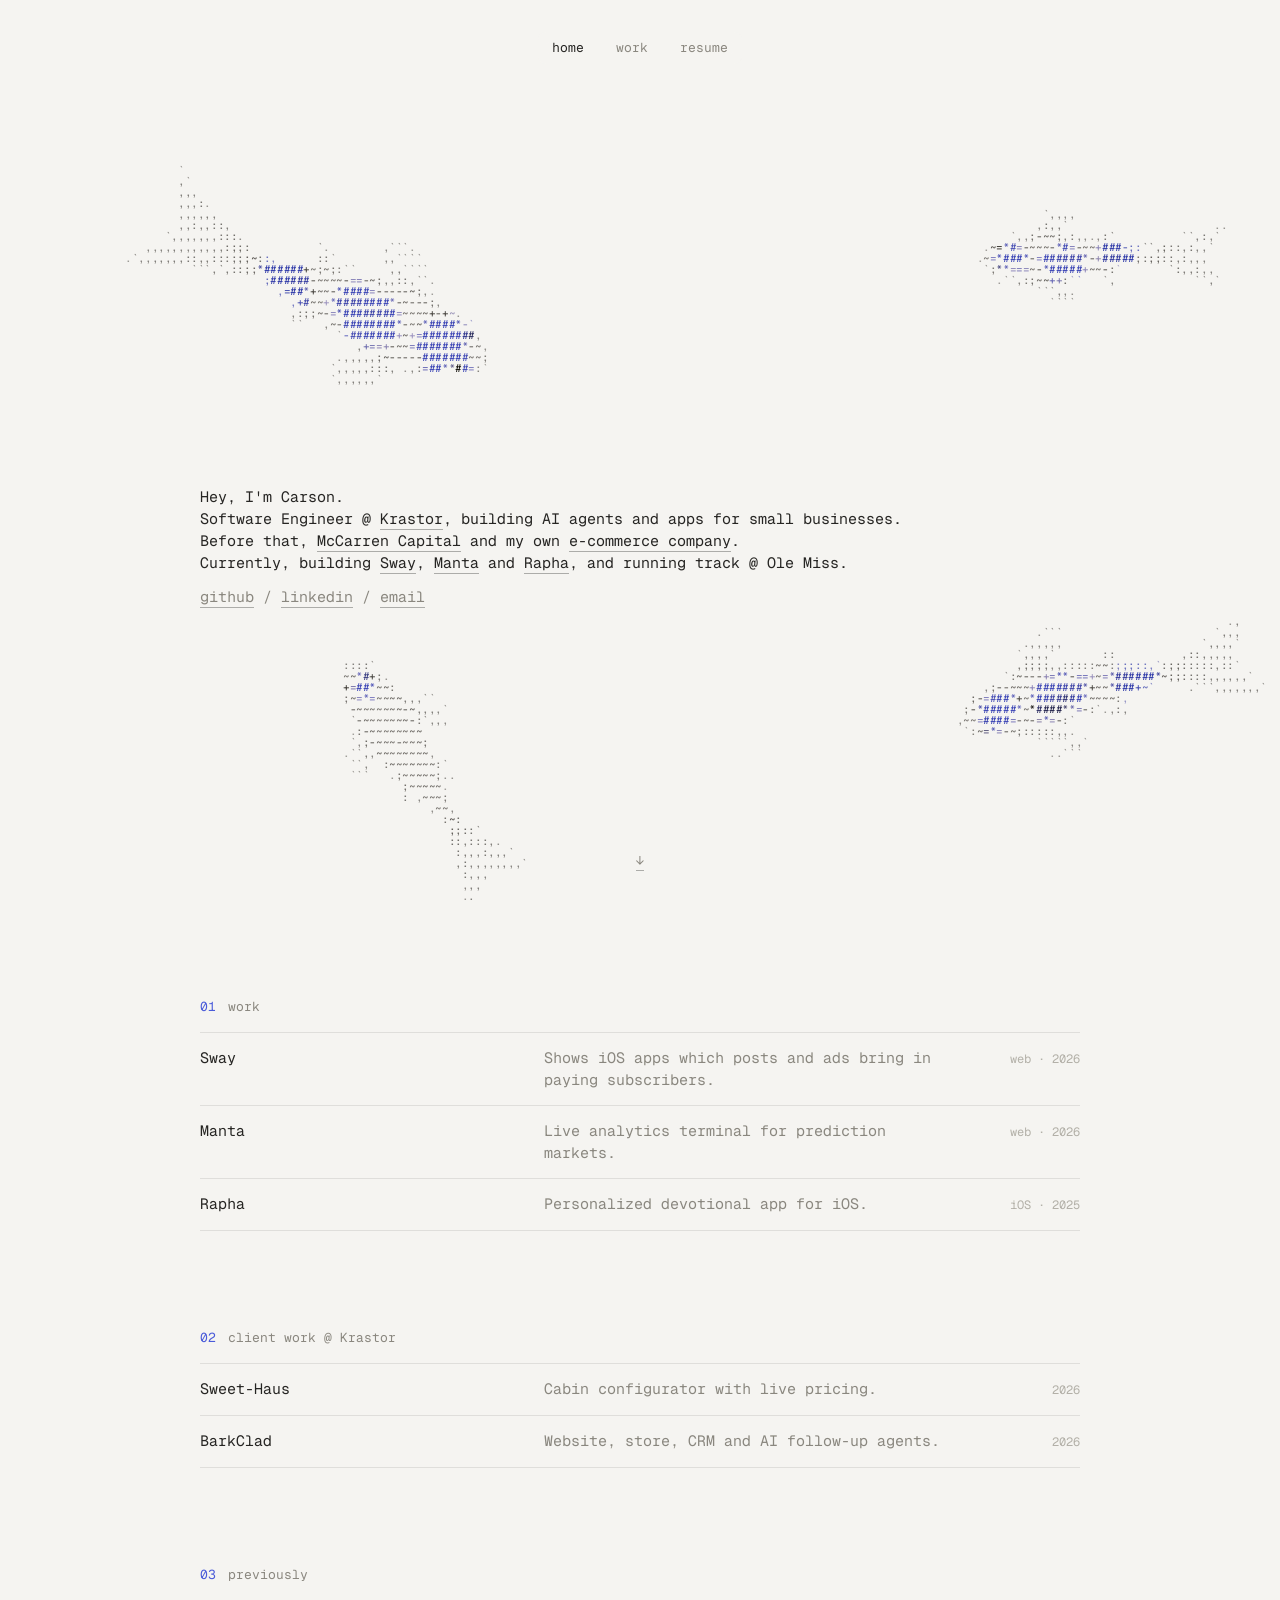
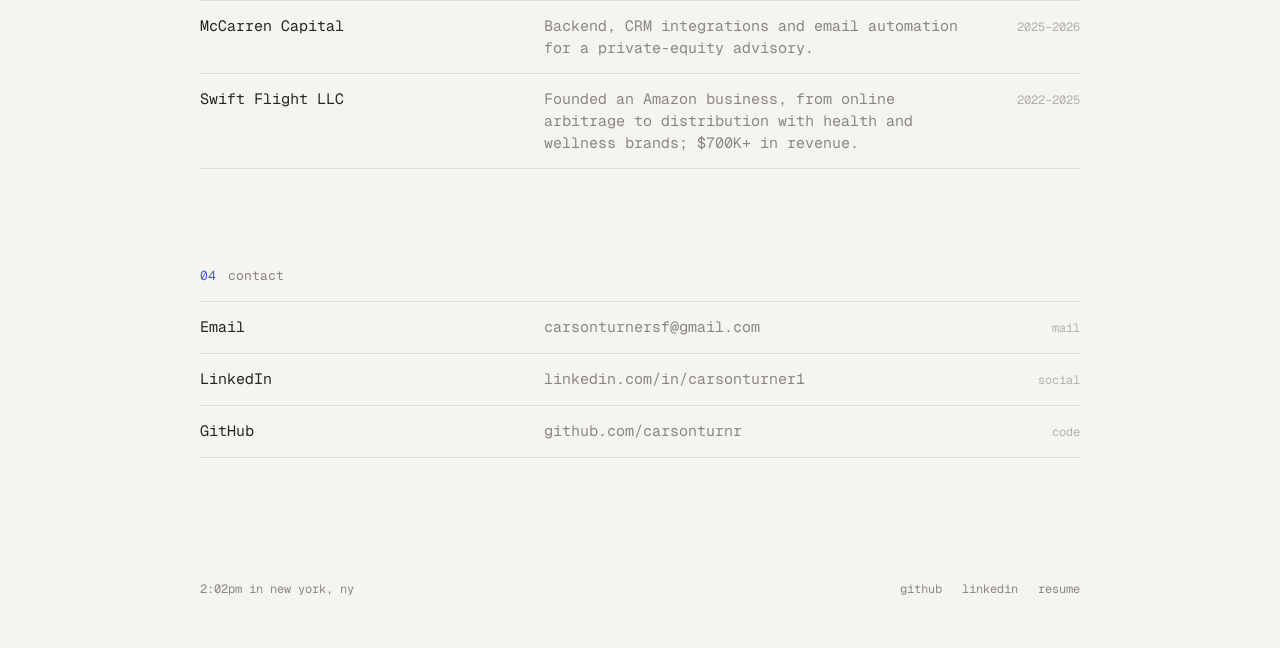
<file: index.html>
<!doctype html>
<html lang="en" data-accent="blue">
<head>
<meta charset="utf-8">
<meta name="viewport" content="width=device-width, initial-scale=1">
<title>Carson Turner</title>
<meta name="description" content="Carson Turner, software engineer in New York. AI agents, web and iOS apps.">
<link rel="icon" href="/favicon.png?v=9" type="image/png">
<link rel="apple-touch-icon" href="/apple-touch-icon.png">
<meta property="og:type" content="website">
<meta property="og:title" content="Carson Turner">
<meta property="og:description" content="Carson Turner, software engineer in New York. AI agents, web and iOS apps.">
<meta property="og:url" content="https://carsonturner.me/">
<meta property="og:image" content="https://carsonturner.me/img/og.png">
<meta name="twitter:card" content="summary_large_image">
<link rel="preconnect" href="https://fonts.googleapis.com">
<link href="https://fonts.googleapis.com/css2?family=Geist:wght@400;500&family=Geist+Mono:wght@400;500&display=swap" rel="stylesheet">
<link rel="stylesheet" href="style.css">
</head>
<body>
<canvas id="pond" aria-hidden="true"></canvas>

<nav class="nav">
  <a href="#top" data-s="top">home</a>
  <a href="#work" data-s="work">work</a>
  <a href="resume.pdf" target="_blank" rel="noopener">resume</a>
</nav>

<header id="top" class="hero">
  <div class="col" data-koi-avoid>
    <h1>Hey, I'm Carson.</h1>
    <p>Software Engineer @ <button class="ref" data-card="krastor">Krastor</button>, building AI agents and apps for small businesses.</p>
    <p>Before that, <button class="ref" data-card="mccarren">McCarren Capital</button> and my own <button class="ref" data-card="swift">e-commerce company</button>.</p>
    <p>Currently, building <button class="ref" data-card="sway">Sway</button>, <button class="ref" data-card="manta">Manta</button> and <button class="ref" data-card="rapha">Rapha</button>, and running track @ Ole Miss.</p>
    <p class="links"><a href="https://github.com/carsonturnr">github</a> / <a href="https://www.linkedin.com/in/carsonturner1/">linkedin</a> / <button class="copy" id="copy">email</button><span class="copied" id="copied">copied</span></p>
  </div>
  <a href="#work" class="down" aria-label="Scroll to work">↓</a>
</header>

<main class="col">
  <section id="work">
    <h2><i>01</i>work</h2>
    <a class="row" href="/sway">
      <span class="name">Sway</span>
      <span class="desc">Shows iOS apps which posts and ads bring in paying subscribers.</span>
      <span class="meta">web · 2026</span>
    </a>
    <a class="row" href="/manta">
      <span class="name">Manta</span>
      <span class="desc">Live analytics terminal for prediction markets.</span>
      <span class="meta">web · 2026</span>
    </a>
    <a class="row" href="/rapha">
      <span class="name">Rapha</span>
      <span class="desc">Personalized devotional app for iOS.</span>
      <span class="meta">iOS · 2025</span>
    </a>
  </section>

  <section id="clients">
    <h2><i>02</i>client work @ Krastor</h2>
    <a class="row" href="/sweet-haus">
      <span class="name">Sweet-Haus</span>
      <span class="desc">Cabin configurator with live pricing.</span>
      <span class="meta">2026</span>
    </a>
    <a class="row" href="/barkclad">
      <span class="name">BarkClad</span>
      <span class="desc">Website, store, CRM and AI follow-up agents.</span>
      <span class="meta">2026</span>
    </a>
  </section>

  <section id="previously">
    <h2><i>03</i>previously</h2>
    <a class="row" href="/mccarren">
      <span class="name">McCarren Capital</span>
      <span class="desc">Backend, CRM integrations and email automation for a private-equity advisory.</span>
      <span class="meta">2025–2026</span>
    </a>
    <a class="row" href="/swift-flight">
      <span class="name">Swift Flight LLC</span>
      <span class="desc">Founded an Amazon business, from online arbitrage to distribution with health and wellness brands; $700K+ in revenue.</span>
      <span class="meta">2022–2025</span>
    </a>
  </section>

  <section id="contact">
    <h2><i>04</i>contact</h2>
    <a class="row" href="mailto:carsonturnersf@gmail.com">
      <span class="name">Email</span>
      <span class="desc">carsonturnersf@gmail.com</span>
      <span class="meta">mail</span>
    </a>
    <a class="row" href="https://www.linkedin.com/in/carsonturner1/" target="_blank" rel="noopener">
      <span class="name">LinkedIn</span>
      <span class="desc">linkedin.com/in/carsonturner1</span>
      <span class="meta">social</span>
    </a>
    <a class="row" href="https://github.com/carsonturnr" target="_blank" rel="noopener">
      <span class="name">GitHub</span>
      <span class="desc">github.com/carsonturnr</span>
      <span class="meta">code</span>
    </a>
  </section>


  <footer class="foot">
    <span id="clock">—</span>
    <span class="foot-r"><a href="https://github.com/carsonturnr">github</a><a href="https://www.linkedin.com/in/carsonturner1/">linkedin</a><a href="resume.pdf" target="_blank" rel="noopener">resume</a></span>
  </footer>
</main>

<div class="pop" id="pop" role="dialog" hidden>
  <div class="pop-top"><span class="pop-co"><span class="pop-logo" id="popLogo"></span><a class="pop-name" id="popCo" target="_blank" rel="noopener"></a></span><span id="popDate"></span></div>
  <a class="pop-body" id="popBody">
    <div class="pop-role" id="popRole"></div>
    <div class="pop-desc" id="popDesc"></div>
  </a>
</div>

<script src="koi.js"></script>
<script src="site.js"></script>
</body>
</html>
</file>
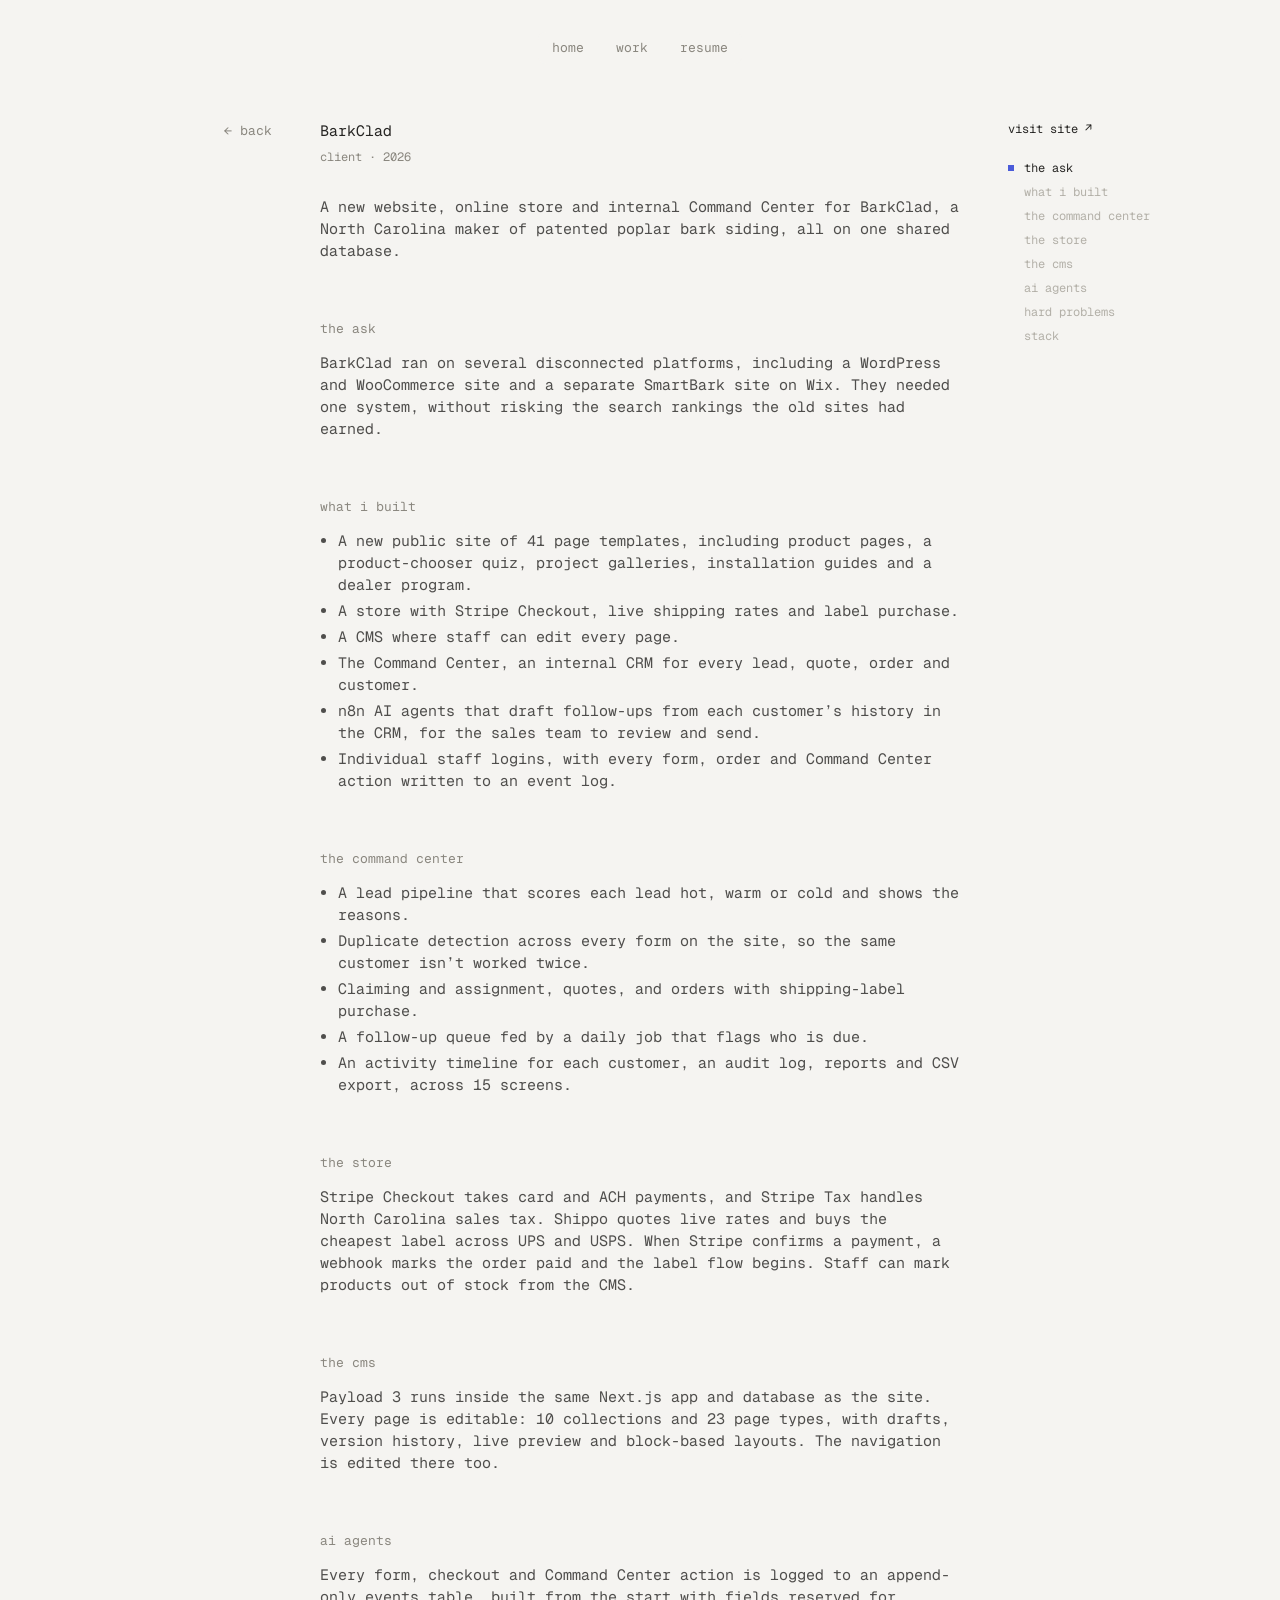
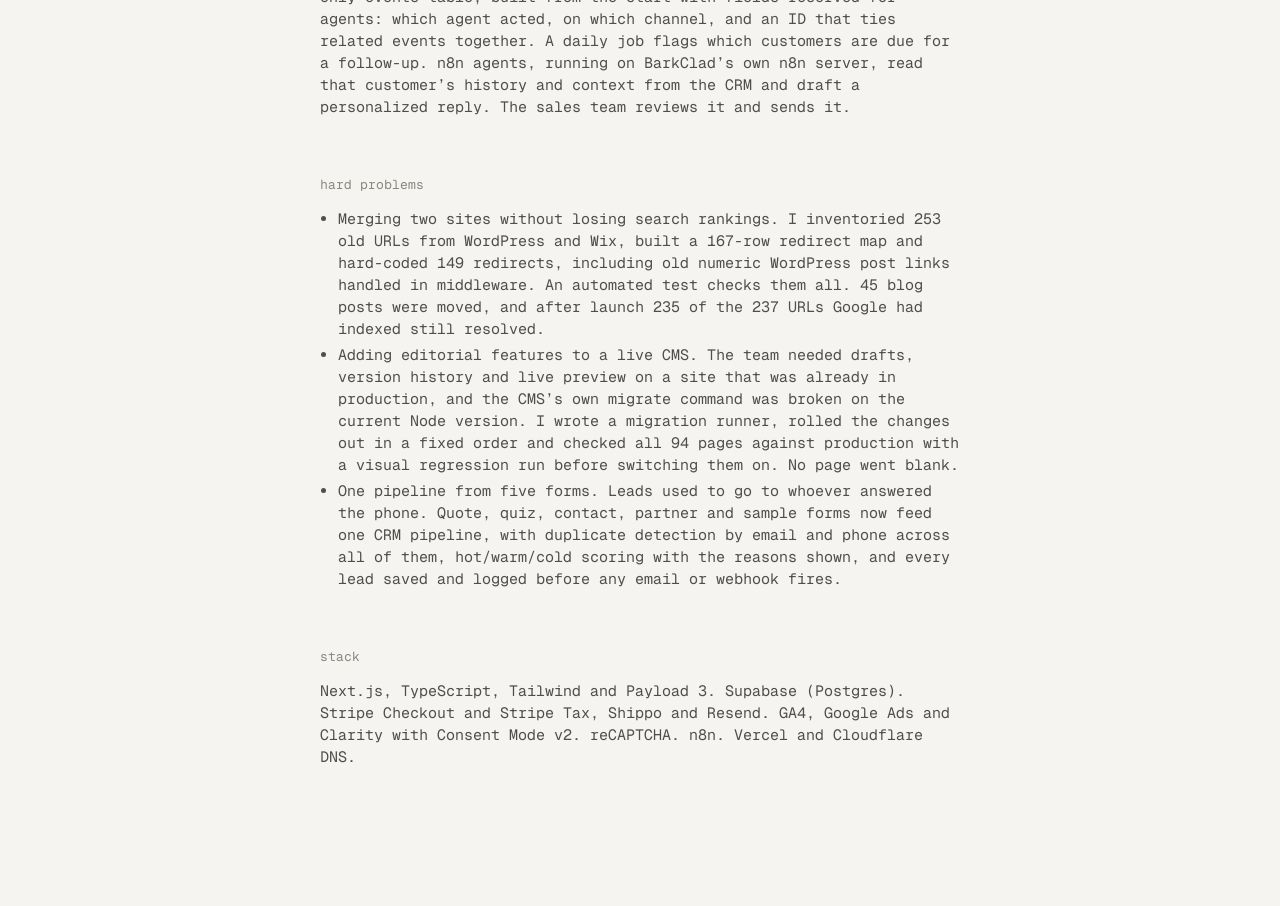
<file: barkclad.html>
<!doctype html>
<html lang="en" data-accent="blue">
<head>
<meta charset="utf-8">
<meta name="viewport" content="width=device-width, initial-scale=1">
<title>BarkClad · Carson Turner</title>
<link rel="icon" href="/favicon.png?v=9" type="image/png">
<link rel="apple-touch-icon" href="/apple-touch-icon.png">
<meta name="description" content="A new website, online store and internal Command Center for BarkClad, a North Carolina maker of patented poplar bark siding, all on one shared database.">
<meta property="og:type" content="website">
<meta property="og:title" content="BarkClad · Carson Turner">
<meta property="og:description" content="A new website, online store and internal Command Center for BarkClad, a North Carolina maker of patented poplar bark siding, all on one shared database.">
<meta property="og:url" content="https://carsonturner.me/barkclad">
<meta property="og:image" content="https://carsonturner.me/img/og.png">
<meta name="twitter:card" content="summary_large_image">
<link rel="preconnect" href="https://fonts.googleapis.com">
<link href="https://fonts.googleapis.com/css2?family=Geist:wght@400;500&family=Geist+Mono:wght@400;500&display=swap" rel="stylesheet">
<link rel="stylesheet" href="style.css">
</head>
<body>
<nav class="nav">
  <a href="/#top">home</a>
  <a href="/#work">work</a>
  <a href="resume.pdf" target="_blank" rel="noopener">resume</a>
</nav>

<div class="cs">
  <a href="/#clients" class="back">← back</a>

  <article>

    <h1>BarkClad</h1>
    <div class="date">client · 2026</div>
    <p>A new website, online store and internal Command Center for BarkClad, a North Carolina maker of patented poplar bark siding, all on one shared database.</p>

    <h2 id="ask">the ask</h2>
    <p>BarkClad ran on several disconnected platforms, including a WordPress and WooCommerce site and a separate SmartBark site on Wix. They needed one system, without risking the search rankings the old sites had earned.</p>

    <h2 id="build">what i built</h2>
    <ul>
      <li>A new public site of 41 page templates, including product pages, a product-chooser quiz, project galleries, installation guides and a dealer program.</li>
      <li>A store with Stripe Checkout, live shipping rates and label purchase.</li>
      <li>A CMS where staff can edit every page.</li>
      <li>The Command Center, an internal CRM for every lead, quote, order and customer.</li>
      <li>n8n AI agents that draft follow-ups from each customer’s history in the CRM, for the sales team to review and send.</li>
      <li>Individual staff logins, with every form, order and Command Center action written to an event log.</li>
    </ul>

    <h2 id="crm">the command center</h2>
    <ul>
      <li>A lead pipeline that scores each lead hot, warm or cold and shows the reasons.</li>
      <li>Duplicate detection across every form on the site, so the same customer isn’t worked twice.</li>
      <li>Claiming and assignment, quotes, and orders with shipping-label purchase.</li>
      <li>A follow-up queue fed by a daily job that flags who is due.</li>
      <li>An activity timeline for each customer, an audit log, reports and CSV export, across 15 screens.</li>
    </ul>

    <h2 id="store">the store</h2>
    <p>Stripe Checkout takes card and ACH payments, and Stripe Tax handles North Carolina sales tax. Shippo quotes live rates and buys the cheapest label across UPS and USPS. When Stripe confirms a payment, a webhook marks the order paid and the label flow begins. Staff can mark products out of stock from the CMS.</p>

    <h2 id="cms">the cms</h2>
    <p>Payload 3 runs inside the same Next.js app and database as the site. Every page is editable: 10 collections and 23 page types, with drafts, version history, live preview and block-based layouts. The navigation is edited there too.</p>

    <h2 id="agents">ai agents</h2>
    <p>Every form, checkout and Command Center action is logged to an append-only events table, built from the start with fields reserved for agents: which agent acted, on which channel, and an ID that ties related events together. A daily job flags which customers are due for a follow-up. n8n agents, running on BarkClad’s own n8n server, read that customer’s history and context from the CRM and draft a personalized reply. The sales team reviews it and sends it.</p>
    

    <h2 id="hard">hard problems</h2>
    <ul>
      <li>Merging two sites without losing search rankings. I inventoried 253 old URLs from WordPress and Wix, built a 167-row redirect map and hard-coded 149 redirects, including old numeric WordPress post links handled in middleware. An automated test checks them all. 45 blog posts were moved, and after launch 235 of the 237 URLs Google had indexed still resolved.</li>
      <li>Adding editorial features to a live CMS. The team needed drafts, version history and live preview on a site that was already in production, and the CMS’s own migrate command was broken on the current Node version. I wrote a migration runner, rolled the changes out in a fixed order and checked all 94 pages against production with a visual regression run before switching them on. No page went blank.</li>
      <li>One pipeline from five forms. Leads used to go to whoever answered the phone. Quote, quiz, contact, partner and sample forms now feed one CRM pipeline, with duplicate detection by email and phone across all of them, hot/warm/cold scoring with the reasons shown, and every lead saved and logged before any email or webhook fires.</li>
    </ul>

    <h2 id="stack">stack</h2>
    <p>Next.js, TypeScript, Tailwind and Payload 3. Supabase (Postgres). Stripe Checkout and Stripe Tax, Shippo and Resend. GA4, Google Ads and Clarity with Consent Mode v2. reCAPTCHA. n8n. Vercel and Cloudflare DNS.</p>
  </article>

  <aside class="toc">
    <a class="visit" href="https://barkclad.com">visit site ↗</a>
    <a class="t" href="#ask">the ask</a>
    <a class="t" href="#build">what i built</a>
    <a class="t" href="#crm">the command center</a>
    <a class="t" href="#store">the store</a>
    <a class="t" href="#cms">the cms</a>
    <a class="t" href="#agents">ai agents</a>
    <a class="t" href="#hard">hard problems</a>
    <a class="t" href="#stack">stack</a>
  </aside>
</div>

<script>
const toc = [...document.querySelectorAll('.toc a.t')];
const heads = toc.map(a => document.querySelector(a.getAttribute('href')));
// Each section becomes active once its heading scrolls near the top. Headings near the end of a
// short page can never get that far, so they share the last stretch of scrolling evenly instead.
const spy = () => {
  const max = document.documentElement.scrollHeight - innerHeight;
  const at = heads.map(h => h.getBoundingClientRect().top + scrollY - 200);
  const k = at.findIndex(t => t > max);
  if (k > 0) {
    const from = Math.max(0, at[k - 1]), n = at.length - k + 1;
    for (let i = k; i < at.length; i++) at[i] = from + (max - from) * (i - k + 1) / n;
  }
  let cur = 0;
  at.forEach((t, i) => { if (scrollY >= t - 1) cur = i; });
  toc.forEach((a, i) => a.classList.toggle('on', i === cur));
};
addEventListener('scroll', spy, { passive: true });
addEventListener('resize', spy);
spy();
</script>
</body>
</html>
</file>
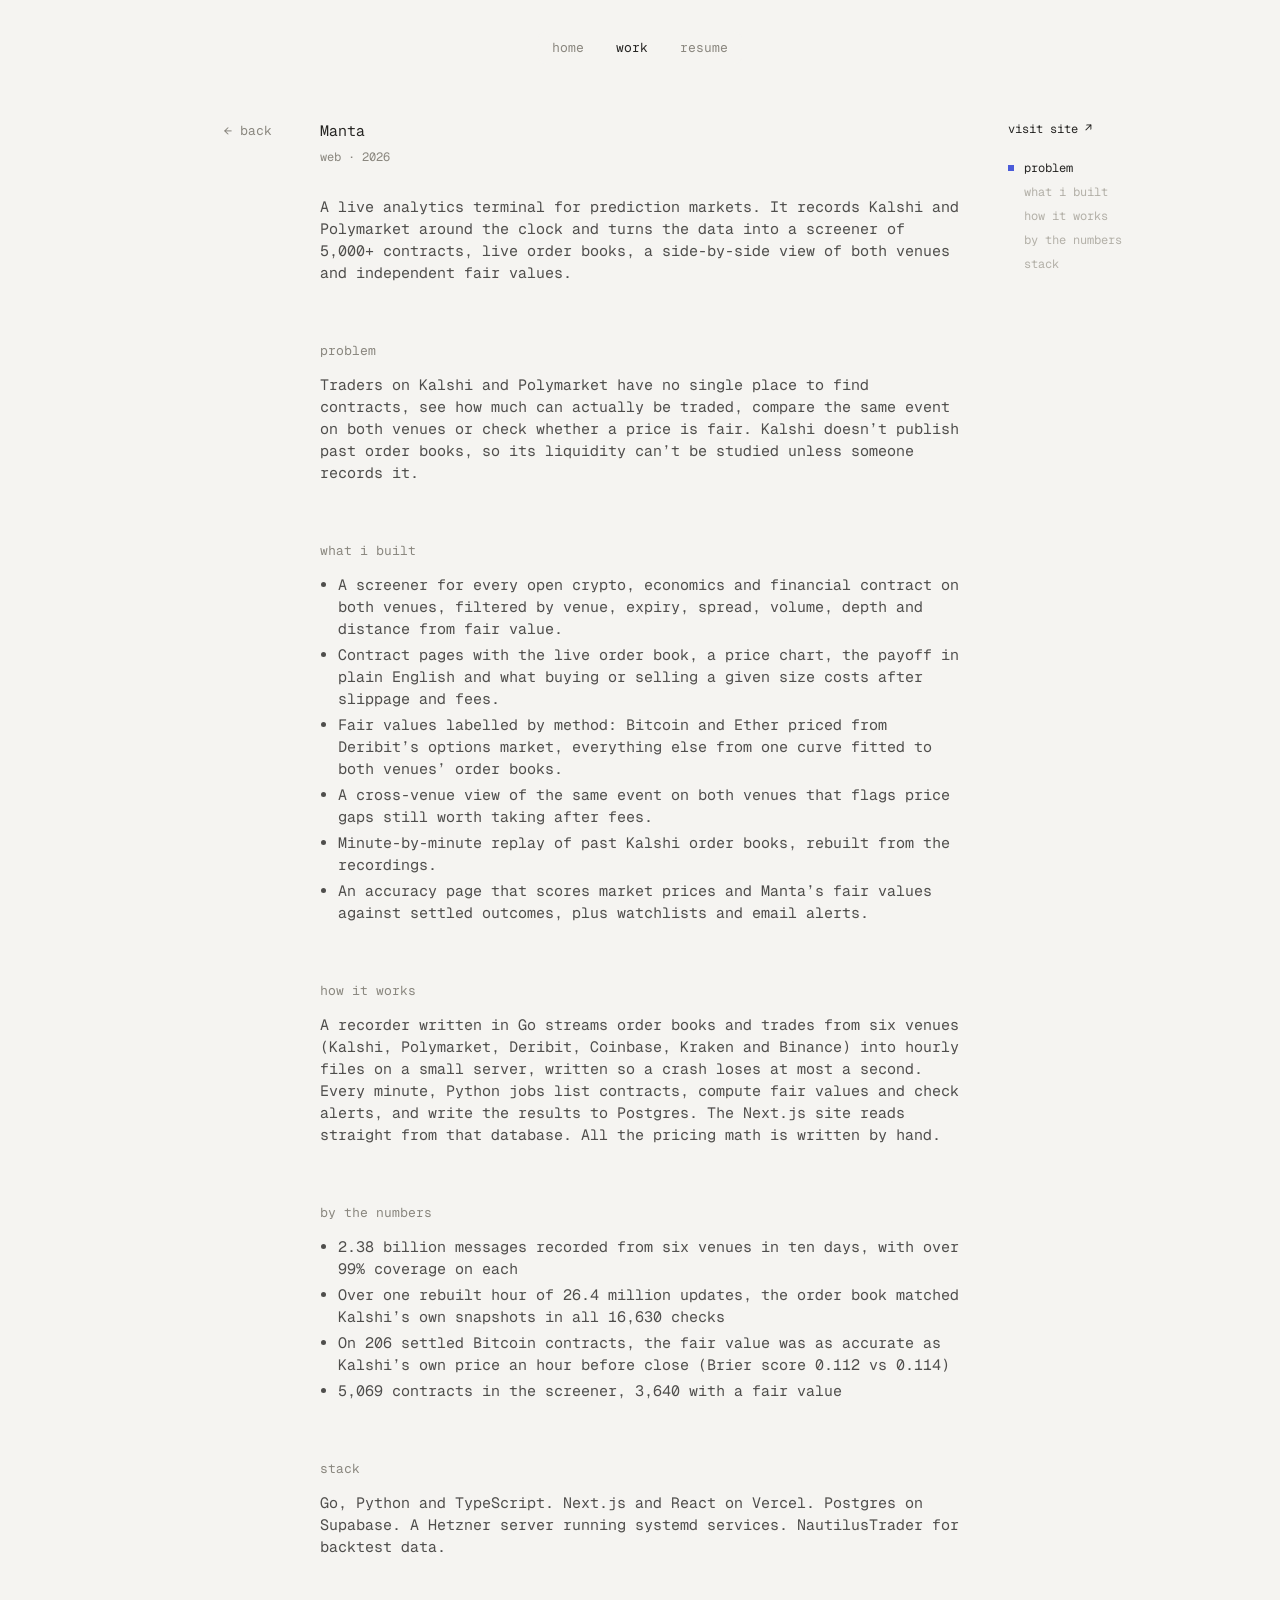
<file: manta.html>
<!doctype html>
<html lang="en" data-accent="blue">
<head>
<meta charset="utf-8">
<meta name="viewport" content="width=device-width, initial-scale=1">
<title>Manta · Carson Turner</title>
<link rel="icon" href="/favicon.png?v=9" type="image/png">
<link rel="apple-touch-icon" href="/apple-touch-icon.png">
<meta name="description" content="A live analytics terminal for prediction markets. It records Kalshi and Polymarket around the clock and turns the data into a screener of 5,000+ contracts, live order books, a side-by-side view of both venues and independent fair values.">
<meta property="og:type" content="website">
<meta property="og:title" content="Manta · Carson Turner">
<meta property="og:description" content="A live analytics terminal for prediction markets. It records Kalshi and Polymarket around the clock and turns the data into a screener of 5,000+ contracts, live order books, a side-by-side view of both venues and independent fair values.">
<meta property="og:url" content="https://carsonturner.me/manta">
<meta property="og:image" content="https://carsonturner.me/img/og.png">
<meta name="twitter:card" content="summary_large_image">
<link rel="preconnect" href="https://fonts.googleapis.com">
<link href="https://fonts.googleapis.com/css2?family=Geist:wght@400;500&family=Geist+Mono:wght@400;500&display=swap" rel="stylesheet">
<link rel="stylesheet" href="style.css">
</head>
<body>
<nav class="nav">
  <a href="/#top">home</a>
  <a href="/#work" class="on">work</a>
  <a href="resume.pdf" target="_blank" rel="noopener">resume</a>
</nav>

<div class="cs">
  <a href="/#work" class="back">← back</a>

  <article>

    <h1>Manta</h1>
    <div class="date">web · 2026</div>
    <p>A live analytics terminal for prediction markets. It records Kalshi and Polymarket around the clock and turns the data into a screener of 5,000+ contracts, live order books, a side-by-side view of both venues and independent fair values.</p>

    <h2 id="problem">problem</h2>
    <p>Traders on Kalshi and Polymarket have no single place to find contracts, see how much can actually be traded, compare the same event on both venues or check whether a price is fair. Kalshi doesn’t publish past order books, so its liquidity can’t be studied unless someone records it.</p>

    <h2 id="build">what i built</h2>
    <ul>
      <li>A screener for every open crypto, economics and financial contract on both venues, filtered by venue, expiry, spread, volume, depth and distance from fair value.</li>
      <li>Contract pages with the live order book, a price chart, the payoff in plain English and what buying or selling a given size costs after slippage and fees.</li>
      <li>Fair values labelled by method: Bitcoin and Ether priced from Deribit’s options market, everything else from one curve fitted to both venues’ order books.</li>
      <li>A cross-venue view of the same event on both venues that flags price gaps still worth taking after fees.</li>
      <li>Minute-by-minute replay of past Kalshi order books, rebuilt from the recordings.</li>
      <li>An accuracy page that scores market prices and Manta’s fair values against settled outcomes, plus watchlists and email alerts.</li>
    </ul>
    <h2 id="how">how it works</h2>
    <p>A recorder written in Go streams order books and trades from six venues (Kalshi, Polymarket, Deribit, Coinbase, Kraken and Binance) into hourly files on a small server, written so a crash loses at most a second. Every minute, Python jobs list contracts, compute fair values and check alerts, and write the results to Postgres. The Next.js site reads straight from that database. All the pricing math is written by hand.</p>

    <h2 id="numbers">by the numbers</h2>
    <ul>
      <li>2.38 billion messages recorded from six venues in ten days, with over 99% coverage on each</li>
      <li>Over one rebuilt hour of 26.4 million updates, the order book matched Kalshi’s own snapshots in all 16,630 checks</li>
      <li>On 206 settled Bitcoin contracts, the fair value was as accurate as Kalshi’s own price an hour before close (Brier score 0.112 vs 0.114)</li>
      <li>5,069 contracts in the screener, 3,640 with a fair value</li>
    </ul>

    <h2 id="stack">stack</h2>
    <p>Go, Python and TypeScript. Next.js and React on Vercel. Postgres on Supabase. A Hetzner server running systemd services. NautilusTrader for backtest data.</p>
  </article>

  <aside class="toc">
    <a class="visit" href="https://mantamarkets.com">visit site ↗</a>
    <a class="t" href="#problem">problem</a>
    <a class="t" href="#build">what i built</a>
    <a class="t" href="#how">how it works</a>
    <a class="t" href="#numbers">by the numbers</a>
    <a class="t" href="#stack">stack</a>
  </aside>
</div>

<script>
const toc = [...document.querySelectorAll('.toc a.t')];
const heads = toc.map(a => document.querySelector(a.getAttribute('href')));
// Each section becomes active once its heading scrolls near the top. Headings near the end of a
// short page can never get that far, so they share the last stretch of scrolling evenly instead.
const spy = () => {
  const max = document.documentElement.scrollHeight - innerHeight;
  const at = heads.map(h => h.getBoundingClientRect().top + scrollY - 200);
  const k = at.findIndex(t => t > max);
  if (k > 0) {
    const from = Math.max(0, at[k - 1]), n = at.length - k + 1;
    for (let i = k; i < at.length; i++) at[i] = from + (max - from) * (i - k + 1) / n;
  }
  let cur = 0;
  at.forEach((t, i) => { if (scrollY >= t - 1) cur = i; });
  toc.forEach((a, i) => a.classList.toggle('on', i === cur));
};
addEventListener('scroll', spy, { passive: true });
addEventListener('resize', spy);
spy();
</script>
</body>
</html>
</file>
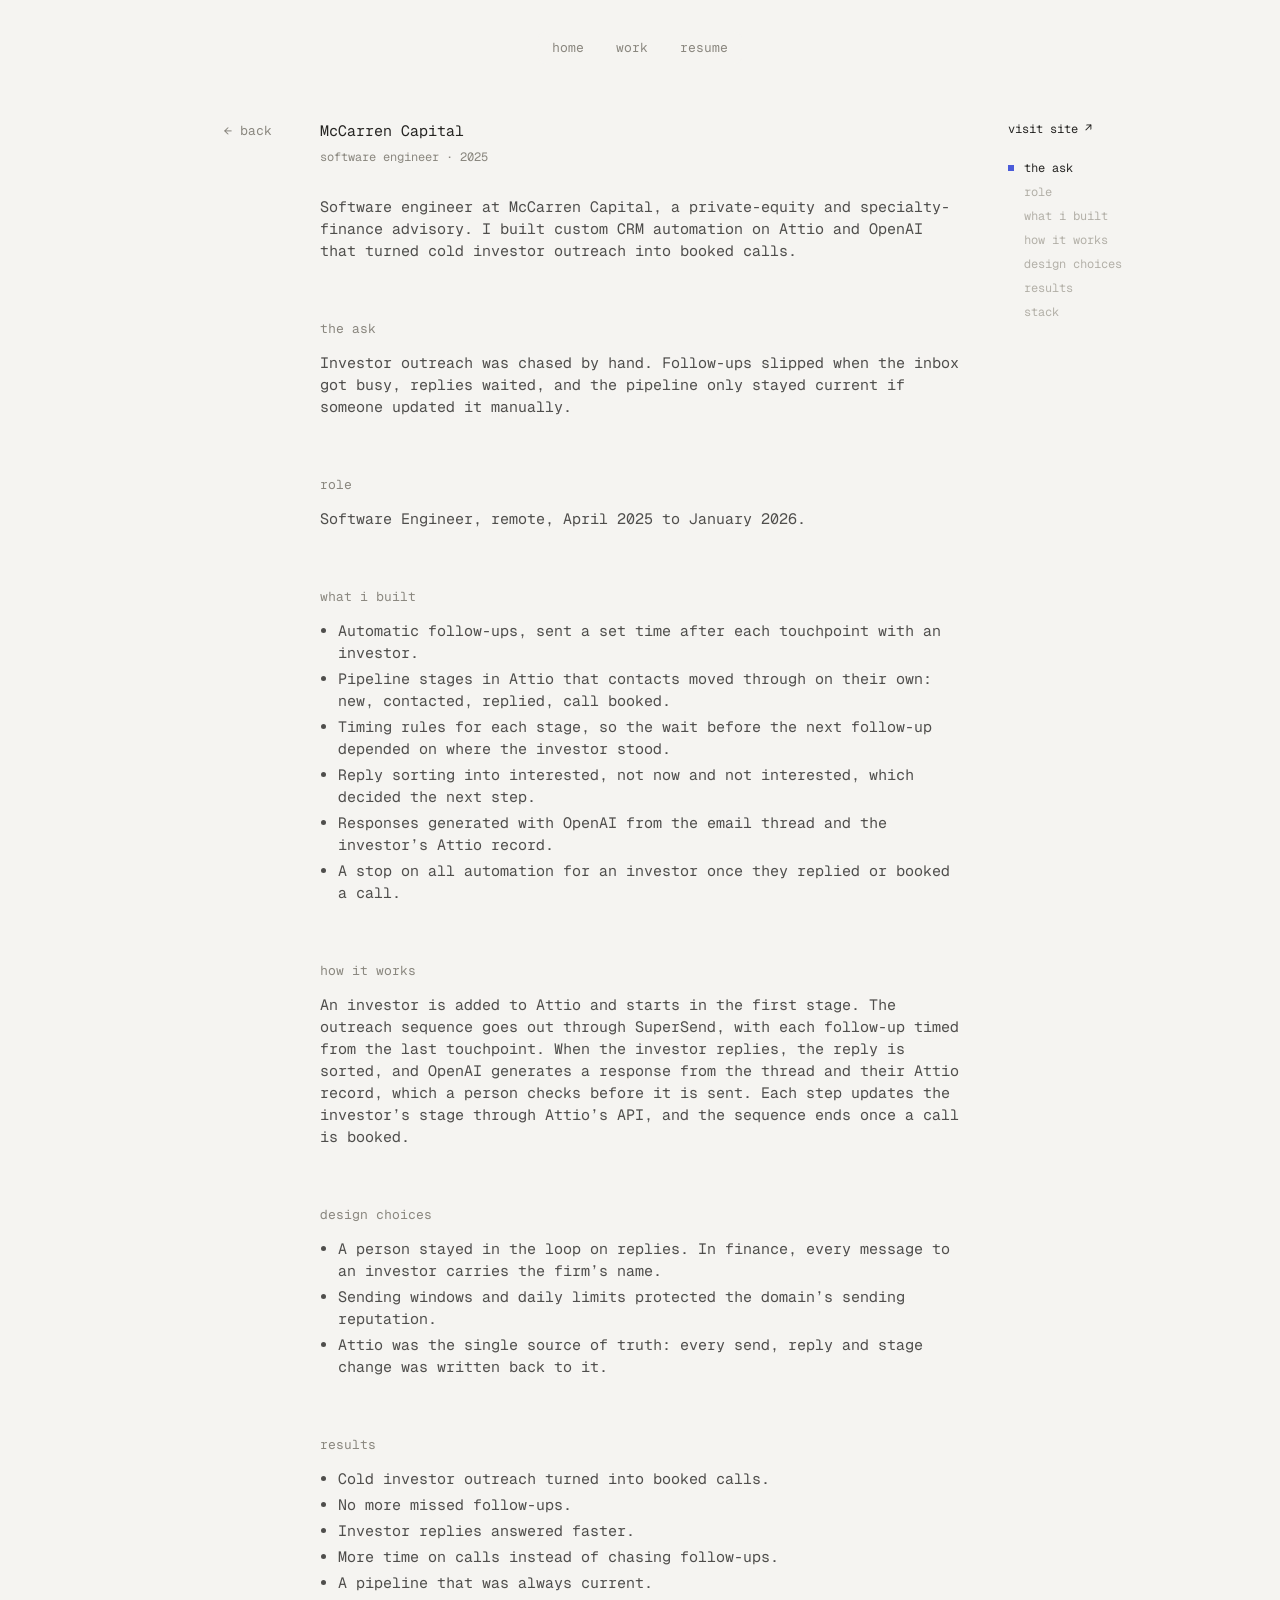
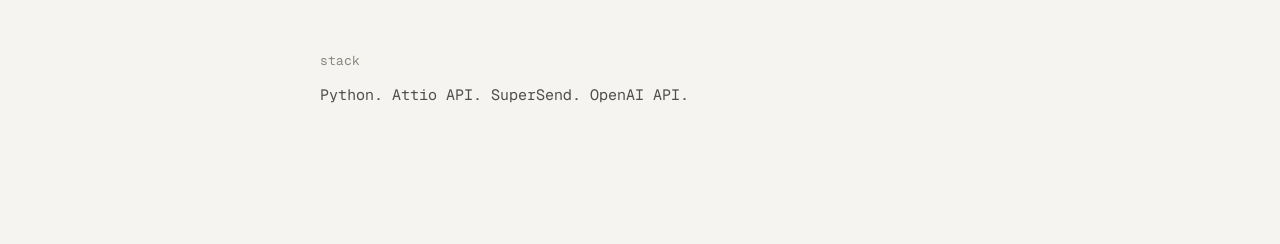
<file: mccarren.html>
<!doctype html>
<html lang="en" data-accent="blue">
<head>
<meta charset="utf-8">
<meta name="viewport" content="width=device-width, initial-scale=1">
<title>McCarren Capital · Carson Turner</title>
<link rel="icon" href="/favicon.png?v=9" type="image/png">
<link rel="apple-touch-icon" href="/apple-touch-icon.png">
<meta name="description" content="Software engineer at McCarren Capital, a private-equity and specialty-finance advisory. I built custom CRM automation on Attio and OpenAI that turned cold investor outreach into booked calls.">
<meta property="og:type" content="website">
<meta property="og:title" content="McCarren Capital · Carson Turner">
<meta property="og:description" content="Software engineer at McCarren Capital, a private-equity and specialty-finance advisory. I built custom CRM automation on Attio and OpenAI that turned cold investor outreach into booked calls.">
<meta property="og:url" content="https://carsonturner.me/mccarren">
<meta property="og:image" content="https://carsonturner.me/img/og.png">
<meta name="twitter:card" content="summary_large_image">
<link rel="preconnect" href="https://fonts.googleapis.com">
<link href="https://fonts.googleapis.com/css2?family=Geist:wght@400;500&family=Geist+Mono:wght@400;500&display=swap" rel="stylesheet">
<link rel="stylesheet" href="style.css">
</head>
<body>
<nav class="nav">
  <a href="/#top">home</a>
  <a href="/#work">work</a>
  <a href="resume.pdf" target="_blank" rel="noopener">resume</a>
</nav>

<div class="cs">
  <a href="/#previously" class="back">← back</a>

  <article>

    <h1>McCarren Capital</h1>
    <div class="date">software engineer · 2025</div>
    <p>Software engineer at McCarren Capital, a private-equity and specialty-finance advisory. I built custom CRM automation on Attio and OpenAI that turned cold investor outreach into booked calls.</p>

    <h2 id="ask">the ask</h2>
    <p>Investor outreach was chased by hand. Follow-ups slipped when the inbox got busy, replies waited, and the pipeline only stayed current if someone updated it manually.</p>

    <h2 id="role">role</h2>
    <p>Software Engineer, remote, April 2025 to January 2026.</p>

    <h2 id="build">what i built</h2>
    <ul>
      <li>Automatic follow-ups, sent a set time after each touchpoint with an investor.</li>
      <li>Pipeline stages in Attio that contacts moved through on their own: new, contacted, replied, call booked.</li>
      <li>Timing rules for each stage, so the wait before the next follow-up depended on where the investor stood.</li>
      <li>Reply sorting into interested, not now and not interested, which decided the next step.</li>
      <li>Responses generated with OpenAI from the email thread and the investor’s Attio record.</li>
      <li>A stop on all automation for an investor once they replied or booked a call.</li>
    </ul>

    <h2 id="how">how it works</h2>
    <p>An investor is added to Attio and starts in the first stage. The outreach sequence goes out through SuperSend, with each follow-up timed from the last touchpoint. When the investor replies, the reply is sorted, and OpenAI generates a response from the thread and their Attio record, which a person checks before it is sent. Each step updates the investor’s stage through Attio’s API, and the sequence ends once a call is booked.</p>

    <h2 id="choices">design choices</h2>
    <ul>
      <li>A person stayed in the loop on replies. In finance, every message to an investor carries the firm’s name.</li>
      <li>Sending windows and daily limits protected the domain’s sending reputation.</li>
      <li>Attio was the single source of truth: every send, reply and stage change was written back to it.</li>
    </ul>

    <h2 id="results">results</h2>
    <ul>
      <li>Cold investor outreach turned into booked calls.</li>
      <li>No more missed follow-ups.</li>
      <li>Investor replies answered faster.</li>
      <li>More time on calls instead of chasing follow-ups.</li>
      <li>A pipeline that was always current.</li>
    </ul>

    <h2 id="stack">stack</h2>
    <p>Python. Attio API. SuperSend. OpenAI API.</p>
  </article>

  <aside class="toc">
    <a class="visit" href="https://mccarrencapital.com">visit site ↗</a>
    <a class="t" href="#ask">the ask</a>
    <a class="t" href="#role">role</a>
    <a class="t" href="#build">what i built</a>
    <a class="t" href="#how">how it works</a>
    <a class="t" href="#choices">design choices</a>
    <a class="t" href="#results">results</a>
    <a class="t" href="#stack">stack</a>
  </aside>
</div>

<script>
const toc = [...document.querySelectorAll('.toc a.t')];
const heads = toc.map(a => document.querySelector(a.getAttribute('href')));
// Each section becomes active once its heading scrolls near the top. Headings near the end of a
// short page can never get that far, so they share the last stretch of scrolling evenly instead.
const spy = () => {
  const max = document.documentElement.scrollHeight - innerHeight;
  const at = heads.map(h => h.getBoundingClientRect().top + scrollY - 200);
  const k = at.findIndex(t => t > max);
  if (k > 0) {
    const from = Math.max(0, at[k - 1]), n = at.length - k + 1;
    for (let i = k; i < at.length; i++) at[i] = from + (max - from) * (i - k + 1) / n;
  }
  let cur = 0;
  at.forEach((t, i) => { if (scrollY >= t - 1) cur = i; });
  toc.forEach((a, i) => a.classList.toggle('on', i === cur));
};
addEventListener('scroll', spy, { passive: true });
addEventListener('resize', spy);
spy();
</script>
</body>
</html>
</file>
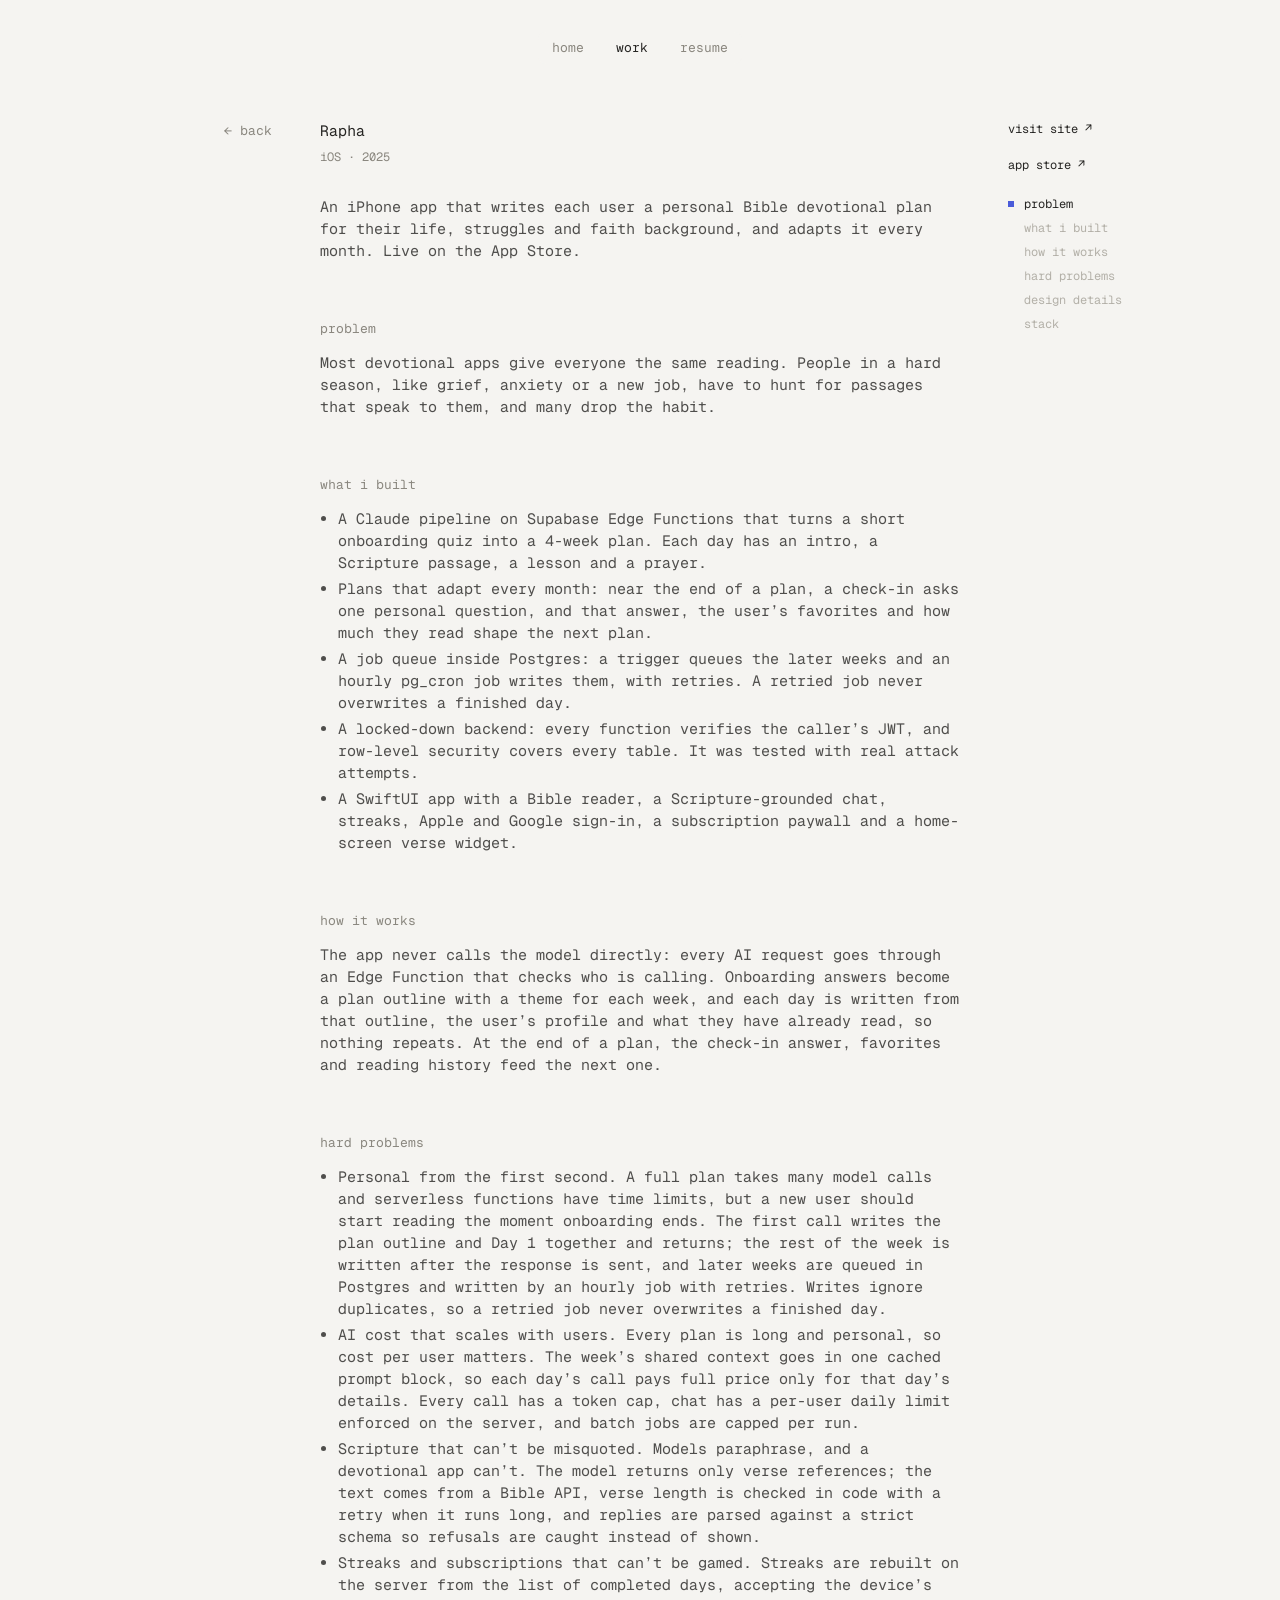
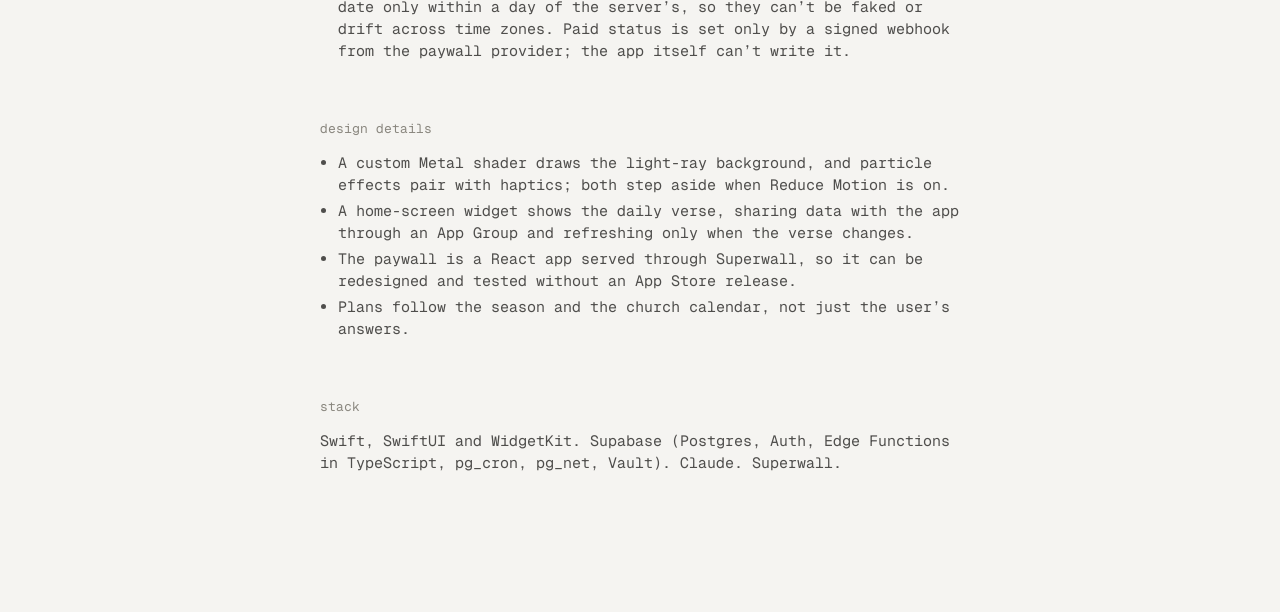
<file: rapha.html>
<!doctype html>
<html lang="en" data-accent="blue">
<head>
<meta charset="utf-8">
<meta name="viewport" content="width=device-width, initial-scale=1">
<title>Rapha · Carson Turner</title>
<link rel="icon" href="/favicon.png?v=9" type="image/png">
<link rel="apple-touch-icon" href="/apple-touch-icon.png">
<meta name="description" content="An iPhone app that writes each user a personal Bible devotional plan for their life, struggles and faith background, and adapts it every month. Live on the App Store.">
<meta property="og:type" content="website">
<meta property="og:title" content="Rapha · Carson Turner">
<meta property="og:description" content="An iPhone app that writes each user a personal Bible devotional plan for their life, struggles and faith background, and adapts it every month. Live on the App Store.">
<meta property="og:url" content="https://carsonturner.me/rapha">
<meta property="og:image" content="https://carsonturner.me/img/og.png">
<meta name="twitter:card" content="summary_large_image">
<link rel="preconnect" href="https://fonts.googleapis.com">
<link href="https://fonts.googleapis.com/css2?family=Geist:wght@400;500&family=Geist+Mono:wght@400;500&display=swap" rel="stylesheet">
<link rel="stylesheet" href="style.css">
</head>
<body>
<nav class="nav">
  <a href="/#top">home</a>
  <a href="/#work" class="on">work</a>
  <a href="resume.pdf" target="_blank" rel="noopener">resume</a>
</nav>

<div class="cs">
  <a href="/#work" class="back">← back</a>

  <article>

    <h1>Rapha</h1>
    <div class="date">iOS · 2025</div>
    <p>An iPhone app that writes each user a personal Bible devotional plan for their life, struggles and faith background, and adapts it every month. Live on the App Store.</p>

    <h2 id="problem">problem</h2>
    <p>Most devotional apps give everyone the same reading. People in a hard season, like grief, anxiety or a new job, have to hunt for passages that speak to them, and many drop the habit.</p>

    <h2 id="build">what i built</h2>
    <ul>
      <li>A Claude pipeline on Supabase Edge Functions that turns a short onboarding quiz into a 4-week plan. Each day has an intro, a Scripture passage, a lesson and a prayer.</li>
      <li>Plans that adapt every month: near the end of a plan, a check-in asks one personal question, and that answer, the user’s favorites and how much they read shape the next plan.</li>
      <li>A job queue inside Postgres: a trigger queues the later weeks and an hourly pg_cron job writes them, with retries. A retried job never overwrites a finished day.</li>
      <li>A locked-down backend: every function verifies the caller’s JWT, and row-level security covers every table. It was tested with real attack attempts.</li>
      <li>A SwiftUI app with a Bible reader, a Scripture-grounded chat, streaks, Apple and Google sign-in, a subscription paywall and a home-screen verse widget.</li>
    </ul>

    <h2 id="how">how it works</h2>
    <p>The app never calls the model directly: every AI request goes through an Edge Function that checks who is calling. Onboarding answers become a plan outline with a theme for each week, and each day is written from that outline, the user’s profile and what they have already read, so nothing repeats. At the end of a plan, the check-in answer, favorites and reading history feed the next one.</p>

    <h2 id="hard">hard problems</h2>
    <ul>
      <li>Personal from the first second. A full plan takes many model calls and serverless functions have time limits, but a new user should start reading the moment onboarding ends. The first call writes the plan outline and Day 1 together and returns; the rest of the week is written after the response is sent, and later weeks are queued in Postgres and written by an hourly job with retries. Writes ignore duplicates, so a retried job never overwrites a finished day.</li>
      <li>AI cost that scales with users. Every plan is long and personal, so cost per user matters. The week’s shared context goes in one cached prompt block, so each day’s call pays full price only for that day’s details. Every call has a token cap, chat has a per-user daily limit enforced on the server, and batch jobs are capped per run.</li>
      <li>Scripture that can’t be misquoted. Models paraphrase, and a devotional app can’t. The model returns only verse references; the text comes from a Bible API, verse length is checked in code with a retry when it runs long, and replies are parsed against a strict schema so refusals are caught instead of shown.</li>
      <li>Streaks and subscriptions that can’t be gamed. Streaks are rebuilt on the server from the list of completed days, accepting the device’s date only within a day of the server’s, so they can’t be faked or drift across time zones. Paid status is set only by a signed webhook from the paywall provider; the app itself can’t write it.</li>
    </ul>

    <h2 id="design">design details</h2>
    <ul>
      <li>A custom Metal shader draws the light-ray background, and particle effects pair with haptics; both step aside when Reduce Motion is on.</li>
      <li>A home-screen widget shows the daily verse, sharing data with the app through an App Group and refreshing only when the verse changes.</li>
      <li>The paywall is a React app served through Superwall, so it can be redesigned and tested without an App Store release.</li>
      <li>Plans follow the season and the church calendar, not just the user’s answers.</li>
    </ul>

    <h2 id="stack">stack</h2>
    <p>Swift, SwiftUI and WidgetKit. Supabase (Postgres, Auth, Edge Functions in TypeScript, pg_cron, pg_net, Vault). Claude. Superwall.</p>
  </article>

  <aside class="toc">
    <a class="visit" href="https://getrapha.co">visit site ↗</a>
    <a class="visit" href="https://apps.apple.com/us/app/rapha-daily-bible-devotional/id6756983504">app store ↗</a>
    <a class="t" href="#problem">problem</a>
    <a class="t" href="#build">what i built</a>
    <a class="t" href="#how">how it works</a>
    <a class="t" href="#hard">hard problems</a>
    <a class="t" href="#design">design details</a>
    <a class="t" href="#stack">stack</a>
  </aside>
</div>

<script>
const toc = [...document.querySelectorAll('.toc a.t')];
const heads = toc.map(a => document.querySelector(a.getAttribute('href')));
// Each section becomes active once its heading scrolls near the top. Headings near the end of a
// short page can never get that far, so they share the last stretch of scrolling evenly instead.
const spy = () => {
  const max = document.documentElement.scrollHeight - innerHeight;
  const at = heads.map(h => h.getBoundingClientRect().top + scrollY - 200);
  const k = at.findIndex(t => t > max);
  if (k > 0) {
    const from = Math.max(0, at[k - 1]), n = at.length - k + 1;
    for (let i = k; i < at.length; i++) at[i] = from + (max - from) * (i - k + 1) / n;
  }
  let cur = 0;
  at.forEach((t, i) => { if (scrollY >= t - 1) cur = i; });
  toc.forEach((a, i) => a.classList.toggle('on', i === cur));
};
addEventListener('scroll', spy, { passive: true });
addEventListener('resize', spy);
spy();
</script>
</body>
</html>
</file>
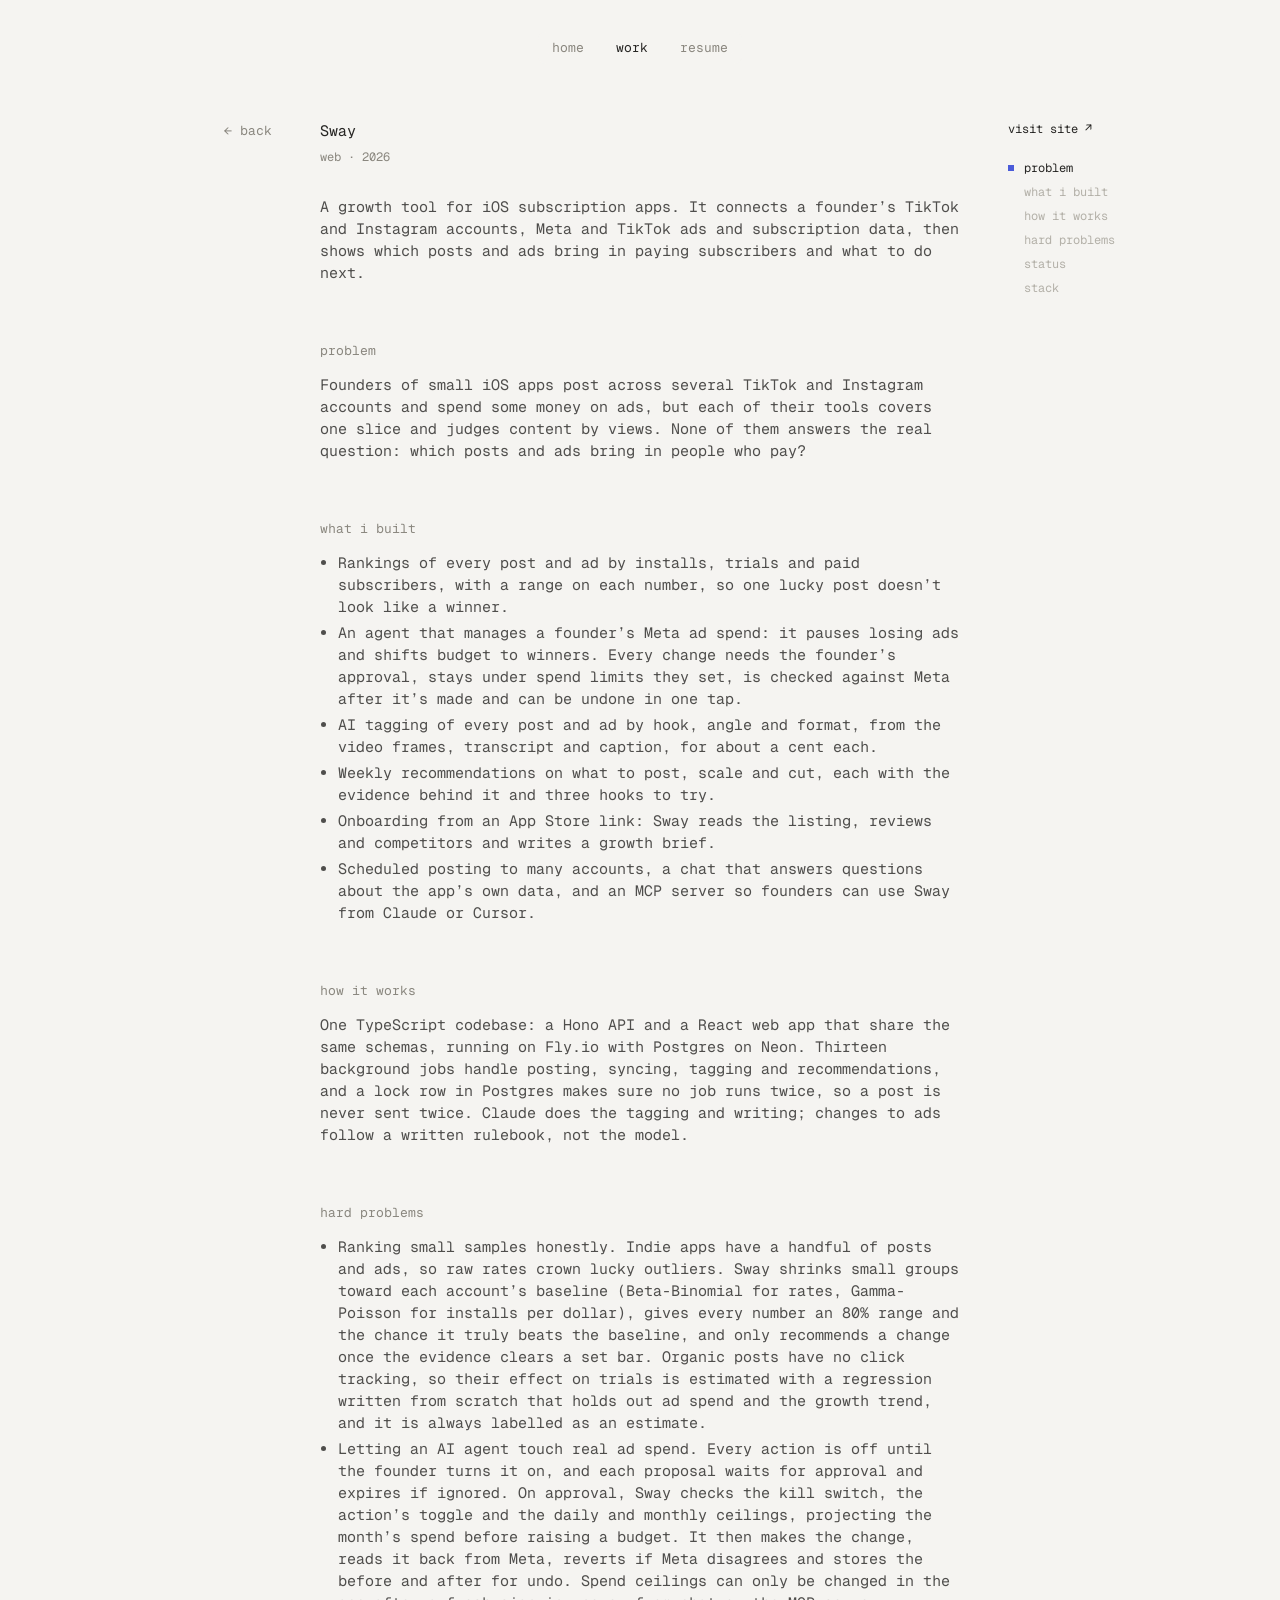
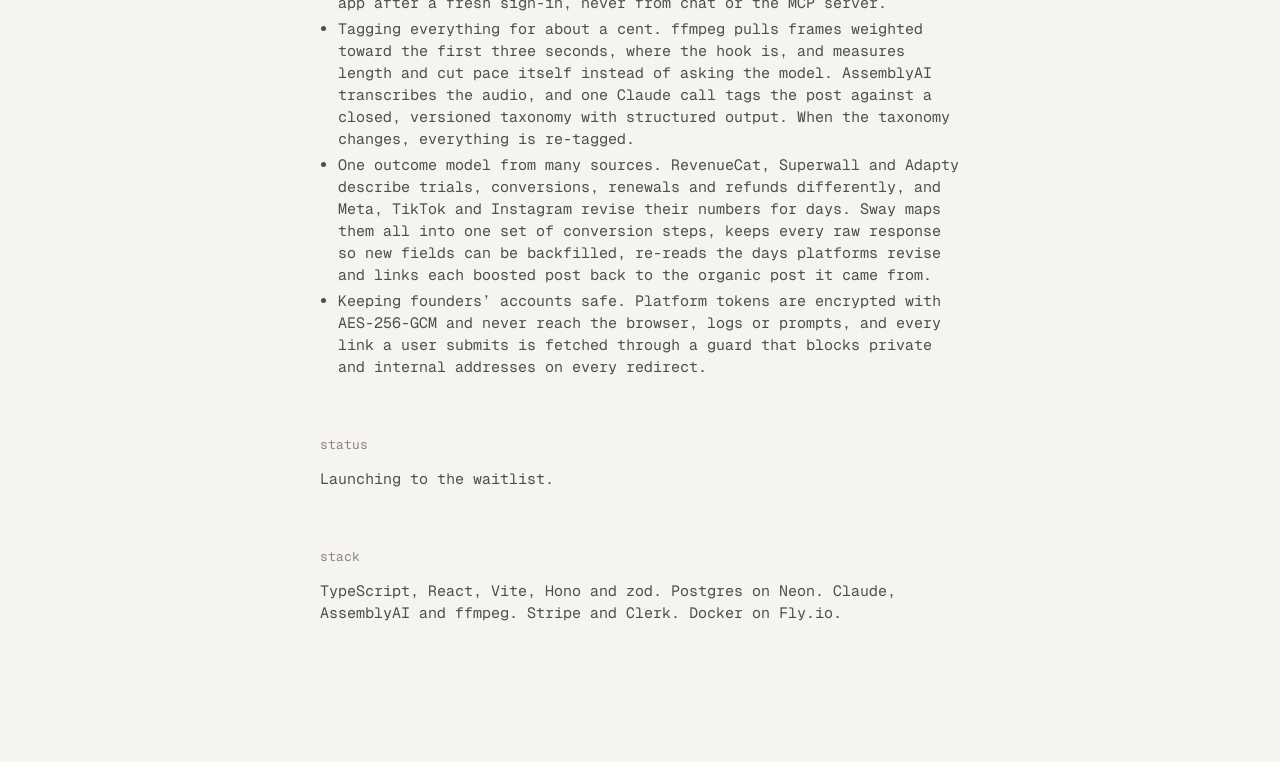
<file: sway.html>
<!doctype html>
<html lang="en" data-accent="blue">
<head>
<meta charset="utf-8">
<meta name="viewport" content="width=device-width, initial-scale=1">
<title>Sway · Carson Turner</title>
<link rel="icon" href="/favicon.png?v=9" type="image/png">
<link rel="apple-touch-icon" href="/apple-touch-icon.png">
<meta name="description" content="A growth tool for iOS subscription apps. It connects a founder’s TikTok and Instagram accounts, Meta and TikTok ads and subscription data, then shows which posts and ads bring in paying subscribers and what to do next.">
<meta property="og:type" content="website">
<meta property="og:title" content="Sway · Carson Turner">
<meta property="og:description" content="A growth tool for iOS subscription apps. It connects a founder’s TikTok and Instagram accounts, Meta and TikTok ads and subscription data, then shows which posts and ads bring in paying subscribers and what to do next.">
<meta property="og:url" content="https://carsonturner.me/sway">
<meta property="og:image" content="https://carsonturner.me/img/og.png">
<meta name="twitter:card" content="summary_large_image">
<link rel="preconnect" href="https://fonts.googleapis.com">
<link href="https://fonts.googleapis.com/css2?family=Geist:wght@400;500&family=Geist+Mono:wght@400;500&display=swap" rel="stylesheet">
<link rel="stylesheet" href="style.css">
</head>
<body>
<nav class="nav">
  <a href="/#top">home</a>
  <a href="/#work" class="on">work</a>
  <a href="resume.pdf" target="_blank" rel="noopener">resume</a>
</nav>

<div class="cs">
  <a href="/#work" class="back">← back</a>

  <article>

    <h1>Sway</h1>
    <div class="date">web · 2026</div>
    <p>A growth tool for iOS subscription apps. It connects a founder’s TikTok and Instagram accounts, Meta and TikTok ads and subscription data, then shows which posts and ads bring in paying subscribers and what to do next.</p>

    <h2 id="problem">problem</h2>
    <p>Founders of small iOS apps post across several TikTok and Instagram accounts and spend some money on ads, but each of their tools covers one slice and judges content by views. None of them answers the real question: which posts and ads bring in people who pay?</p>

    <h2 id="build">what i built</h2>
    <ul>
      <li>Rankings of every post and ad by installs, trials and paid subscribers, with a range on each number, so one lucky post doesn’t look like a winner.</li>
      <li>An agent that manages a founder’s Meta ad spend: it pauses losing ads and shifts budget to winners. Every change needs the founder’s approval, stays under spend limits they set, is checked against Meta after it’s made and can be undone in one tap.</li>
      <li>AI tagging of every post and ad by hook, angle and format, from the video frames, transcript and caption, for about a cent each.</li>
      <li>Weekly recommendations on what to post, scale and cut, each with the evidence behind it and three hooks to try.</li>
      <li>Onboarding from an App Store link: Sway reads the listing, reviews and competitors and writes a growth brief.</li>
      <li>Scheduled posting to many accounts, a chat that answers questions about the app’s own data, and an MCP server so founders can use Sway from Claude or Cursor.</li>
    </ul>

    <h2 id="how">how it works</h2>
    <p>One TypeScript codebase: a Hono API and a React web app that share the same schemas, running on Fly.io with Postgres on Neon. Thirteen background jobs handle posting, syncing, tagging and recommendations, and a lock row in Postgres makes sure no job runs twice, so a post is never sent twice. Claude does the tagging and writing; changes to ads follow a written rulebook, not the model.</p>

    <h2 id="hard">hard problems</h2>
    <ul>
      <li>Ranking small samples honestly. Indie apps have a handful of posts and ads, so raw rates crown lucky outliers. Sway shrinks small groups toward each account’s baseline (Beta-Binomial for rates, Gamma-Poisson for installs per dollar), gives every number an 80% range and the chance it truly beats the baseline, and only recommends a change once the evidence clears a set bar. Organic posts have no click tracking, so their effect on trials is estimated with a regression written from scratch that holds out ad spend and the growth trend, and it is always labelled as an estimate.</li>
      <li>Letting an AI agent touch real ad spend. Every action is off until the founder turns it on, and each proposal waits for approval and expires if ignored. On approval, Sway checks the kill switch, the action’s toggle and the daily and monthly ceilings, projecting the month’s spend before raising a budget. It then makes the change, reads it back from Meta, reverts if Meta disagrees and stores the before and after for undo. Spend ceilings can only be changed in the app after a fresh sign-in, never from chat or the MCP server.</li>
      <li>Tagging everything for about a cent. ffmpeg pulls frames weighted toward the first three seconds, where the hook is, and measures length and cut pace itself instead of asking the model. AssemblyAI transcribes the audio, and one Claude call tags the post against a closed, versioned taxonomy with structured output. When the taxonomy changes, everything is re-tagged.</li>
      <li>One outcome model from many sources. RevenueCat, Superwall and Adapty describe trials, conversions, renewals and refunds differently, and Meta, TikTok and Instagram revise their numbers for days. Sway maps them all into one set of conversion steps, keeps every raw response so new fields can be backfilled, re-reads the days platforms revise and links each boosted post back to the organic post it came from.</li>
      <li>Keeping founders’ accounts safe. Platform tokens are encrypted with AES-256-GCM and never reach the browser, logs or prompts, and every link a user submits is fetched through a guard that blocks private and internal addresses on every redirect.</li>
    </ul>

    <h2 id="status">status</h2>
    <p>Launching to the waitlist.</p>

    <h2 id="stack">stack</h2>
    <p>TypeScript, React, Vite, Hono and zod. Postgres on Neon. Claude, AssemblyAI and ffmpeg. Stripe and Clerk. Docker on Fly.io.</p>
  </article>

  <aside class="toc">
    <a class="visit" href="https://swaygrowth.com">visit site ↗</a>
    <a class="t" href="#problem">problem</a>
    <a class="t" href="#build">what i built</a>
    <a class="t" href="#how">how it works</a>
    <a class="t" href="#hard">hard problems</a>
    <a class="t" href="#status">status</a>
    <a class="t" href="#stack">stack</a>
  </aside>
</div>

<script>
const toc = [...document.querySelectorAll('.toc a.t')];
const heads = toc.map(a => document.querySelector(a.getAttribute('href')));
// Each section becomes active once its heading scrolls near the top. Headings near the end of a
// short page can never get that far, so they share the last stretch of scrolling evenly instead.
const spy = () => {
  const max = document.documentElement.scrollHeight - innerHeight;
  const at = heads.map(h => h.getBoundingClientRect().top + scrollY - 200);
  const k = at.findIndex(t => t > max);
  if (k > 0) {
    const from = Math.max(0, at[k - 1]), n = at.length - k + 1;
    for (let i = k; i < at.length; i++) at[i] = from + (max - from) * (i - k + 1) / n;
  }
  let cur = 0;
  at.forEach((t, i) => { if (scrollY >= t - 1) cur = i; });
  toc.forEach((a, i) => a.classList.toggle('on', i === cur));
};
addEventListener('scroll', spy, { passive: true });
addEventListener('resize', spy);
spy();
</script>
</body>
</html>
</file>
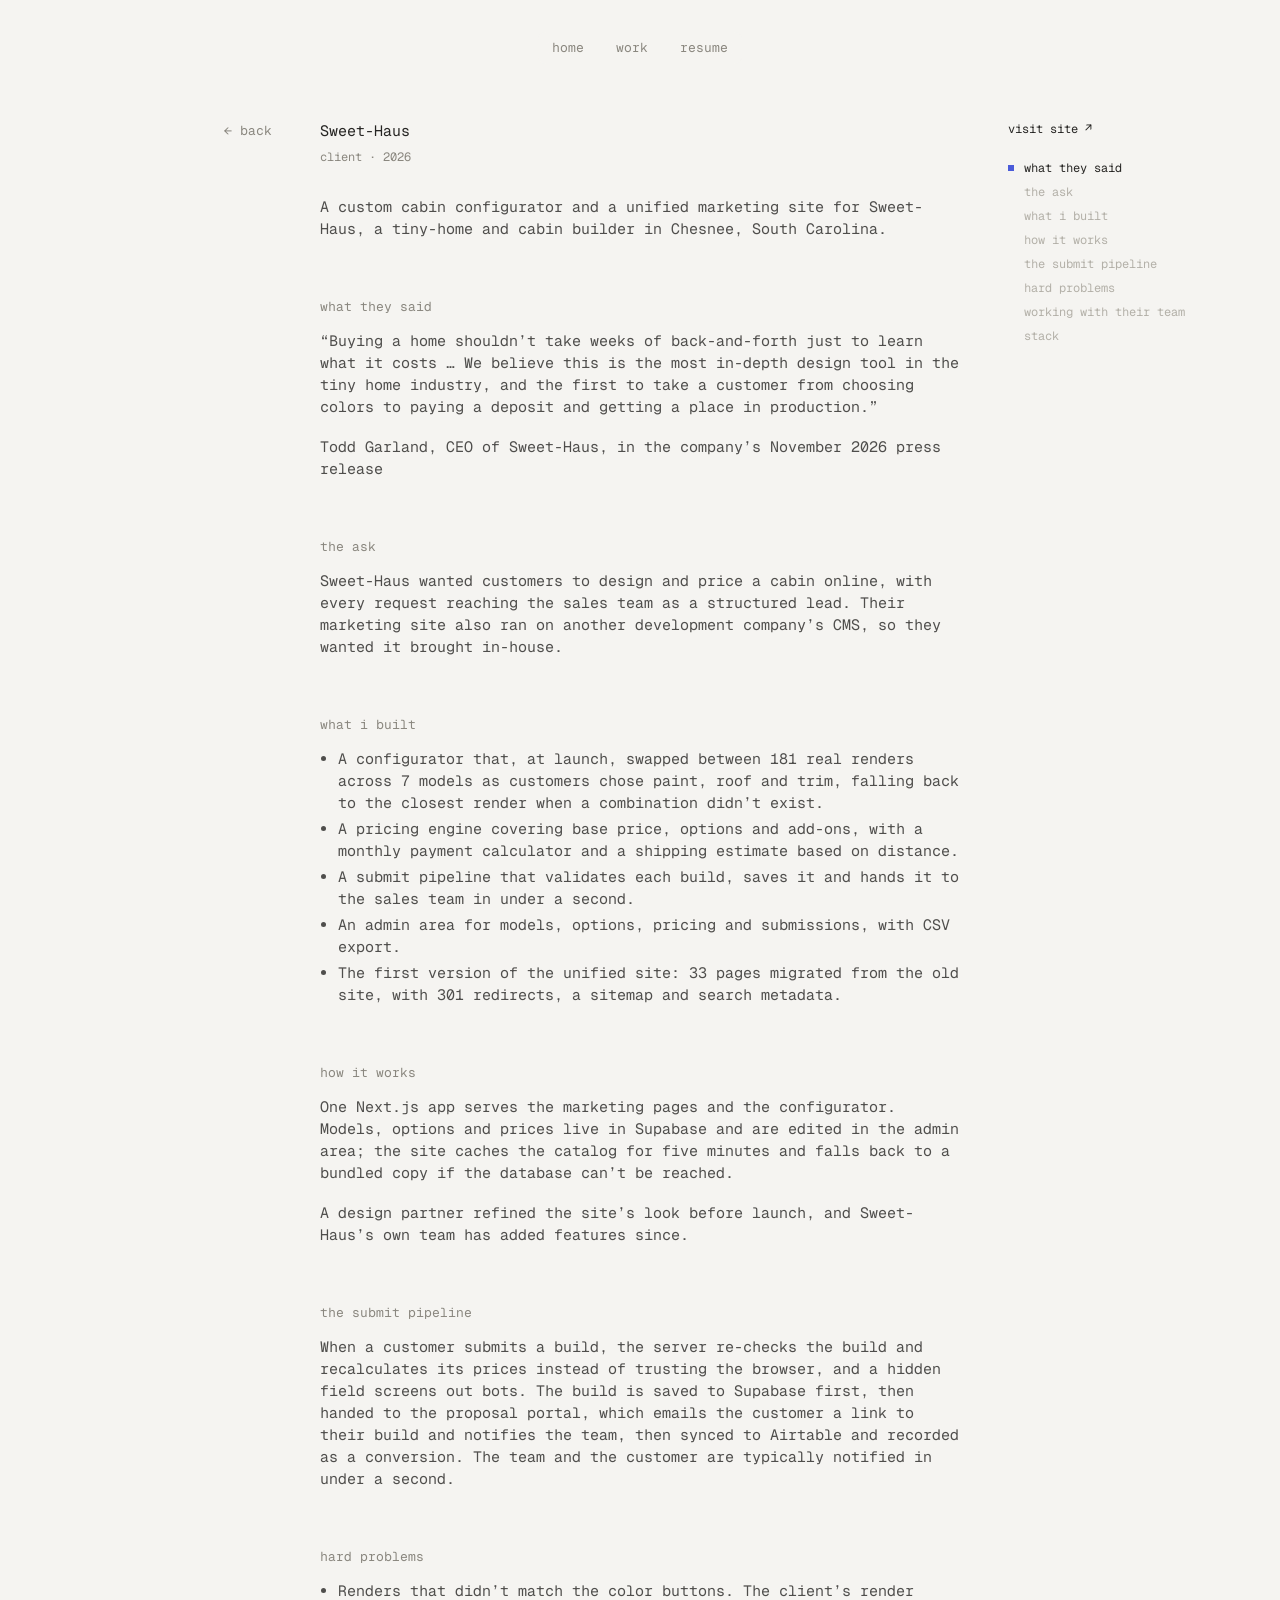
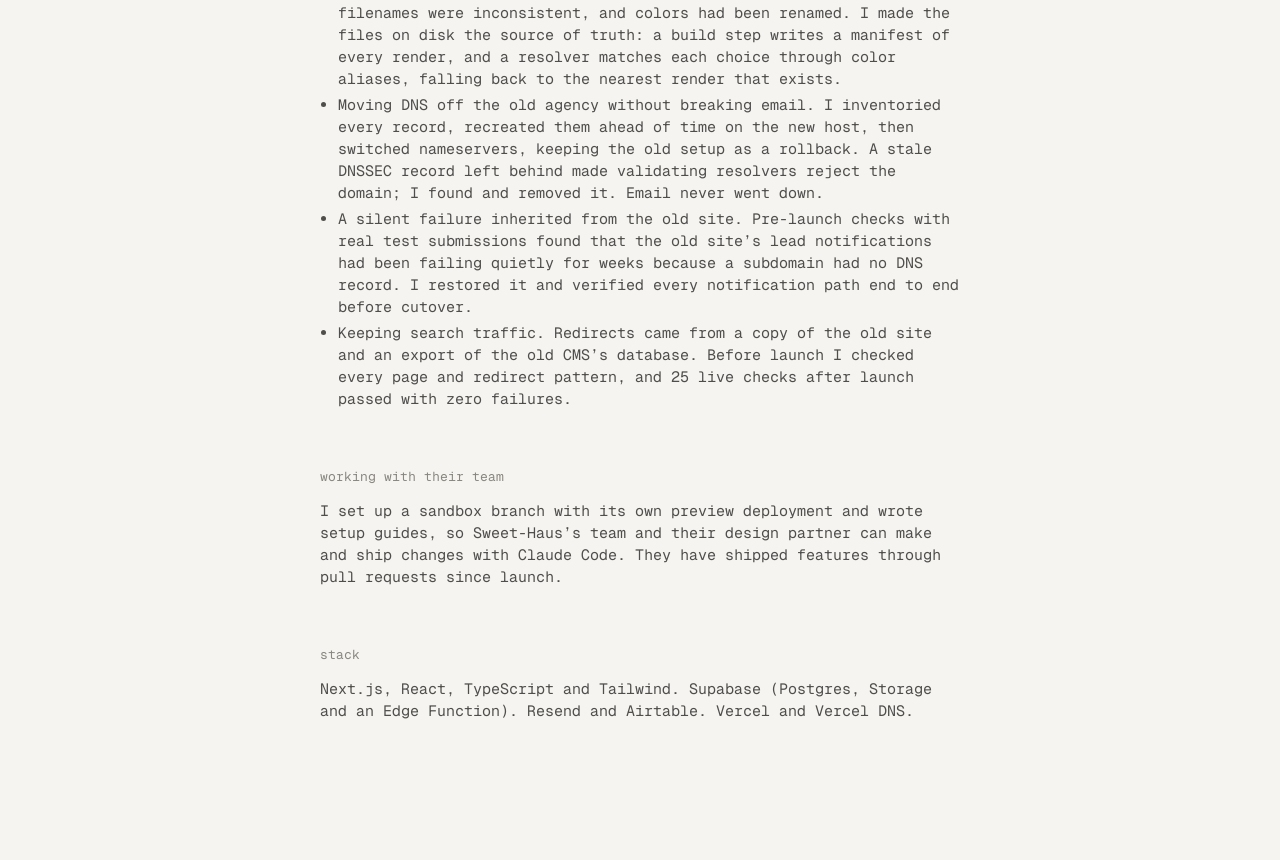
<file: sweet-haus.html>
<!doctype html>
<html lang="en" data-accent="blue">
<head>
<meta charset="utf-8">
<meta name="viewport" content="width=device-width, initial-scale=1">
<title>Sweet-Haus · Carson Turner</title>
<link rel="icon" href="/favicon.png?v=9" type="image/png">
<link rel="apple-touch-icon" href="/apple-touch-icon.png">
<meta name="description" content="A custom cabin configurator and a unified marketing site for Sweet-Haus, a tiny-home and cabin builder in Chesnee, South Carolina.">
<meta property="og:type" content="website">
<meta property="og:title" content="Sweet-Haus · Carson Turner">
<meta property="og:description" content="A custom cabin configurator and a unified marketing site for Sweet-Haus, a tiny-home and cabin builder in Chesnee, South Carolina.">
<meta property="og:url" content="https://carsonturner.me/sweet-haus">
<meta property="og:image" content="https://carsonturner.me/img/og.png">
<meta name="twitter:card" content="summary_large_image">
<link rel="preconnect" href="https://fonts.googleapis.com">
<link href="https://fonts.googleapis.com/css2?family=Geist:wght@400;500&family=Geist+Mono:wght@400;500&display=swap" rel="stylesheet">
<link rel="stylesheet" href="style.css">
</head>
<body>
<nav class="nav">
  <a href="/#top">home</a>
  <a href="/#work">work</a>
  <a href="resume.pdf" target="_blank" rel="noopener">resume</a>
</nav>

<div class="cs">
  <a href="/#clients" class="back">← back</a>

  <article>

    <h1>Sweet-Haus</h1>
    <div class="date">client · 2026</div>
    <p>A custom cabin configurator and a unified marketing site for Sweet-Haus, a tiny-home and cabin builder in Chesnee, South Carolina.</p>

    <h2 id="said">what they said</h2>
    <p>“Buying a home shouldn’t take weeks of back-and-forth just to learn what it costs … We believe this is the most in-depth design tool in the tiny home industry, and the first to take a customer from choosing colors to paying a deposit and getting a place in production.”</p>
    <p>Todd Garland, CEO of Sweet-Haus, in the company’s November 2026 press release</p>

    <h2 id="ask">the ask</h2>
    <p>Sweet-Haus wanted customers to design and price a cabin online, with every request reaching the sales team as a structured lead. Their marketing site also ran on another development company’s CMS, so they wanted it brought in-house.</p>

    <h2 id="build">what i built</h2>
    <ul>
      <li>A configurator that, at launch, swapped between 181 real renders across 7 models as customers chose paint, roof and trim, falling back to the closest render when a combination didn’t exist.</li>
      <li>A pricing engine covering base price, options and add-ons, with a monthly payment calculator and a shipping estimate based on distance.</li>
      <li>A submit pipeline that validates each build, saves it and hands it to the sales team in under a second.</li>
      <li>An admin area for models, options, pricing and submissions, with CSV export.</li>
      <li>The first version of the unified site: 33 pages migrated from the old site, with 301 redirects, a sitemap and search metadata.</li>
    </ul>

    <h2 id="how">how it works</h2>
    <p>One Next.js app serves the marketing pages and the configurator. Models, options and prices live in Supabase and are edited in the admin area; the site caches the catalog for five minutes and falls back to a bundled copy if the database can’t be reached.</p>
    <p>A design partner refined the site’s look before launch, and Sweet-Haus’s own team has added features since.</p>

    <h2 id="submit">the submit pipeline</h2>
    <p>When a customer submits a build, the server re-checks the build and recalculates its prices instead of trusting the browser, and a hidden field screens out bots. The build is saved to Supabase first, then handed to the proposal portal, which emails the customer a link to their build and notifies the team, then synced to Airtable and recorded as a conversion. The team and the customer are typically notified in under a second.</p>

    <h2 id="hard">hard problems</h2>
    <ul>
      <li>Renders that didn’t match the color buttons. The client’s render filenames were inconsistent, and colors had been renamed. I made the files on disk the source of truth: a build step writes a manifest of every render, and a resolver matches each choice through color aliases, falling back to the nearest render that exists.</li>
      <li>Moving DNS off the old agency without breaking email. I inventoried every record, recreated them ahead of time on the new host, then switched nameservers, keeping the old setup as a rollback. A stale DNSSEC record left behind made validating resolvers reject the domain; I found and removed it. Email never went down.</li>
      <li>A silent failure inherited from the old site. Pre-launch checks with real test submissions found that the old site’s lead notifications had been failing quietly for weeks because a subdomain had no DNS record. I restored it and verified every notification path end to end before cutover.</li>
      <li>Keeping search traffic. Redirects came from a copy of the old site and an export of the old CMS’s database. Before launch I checked every page and redirect pattern, and 25 live checks after launch passed with zero failures.</li>
    </ul>

    <h2 id="team">working with their team</h2>
    <p>I set up a sandbox branch with its own preview deployment and wrote setup guides, so Sweet-Haus’s team and their design partner can make and ship changes with Claude Code. They have shipped features through pull requests since launch.</p>

    <h2 id="stack">stack</h2>
    <p>Next.js, React, TypeScript and Tailwind. Supabase (Postgres, Storage and an Edge Function). Resend and Airtable. Vercel and Vercel DNS.</p>
  </article>

  <aside class="toc">
    <a class="visit" href="https://www.sweet-hauscabins.com">visit site ↗</a>
    <a class="t" href="#said">what they said</a>
    <a class="t" href="#ask">the ask</a>
    <a class="t" href="#build">what i built</a>
    <a class="t" href="#how">how it works</a>
    <a class="t" href="#submit">the submit pipeline</a>
    <a class="t" href="#hard">hard problems</a>
    <a class="t" href="#team">working with their team</a>
    <a class="t" href="#stack">stack</a>
  </aside>
</div>

<script>
const toc = [...document.querySelectorAll('.toc a.t')];
const heads = toc.map(a => document.querySelector(a.getAttribute('href')));
// Each section becomes active once its heading scrolls near the top. Headings near the end of a
// short page can never get that far, so they share the last stretch of scrolling evenly instead.
const spy = () => {
  const max = document.documentElement.scrollHeight - innerHeight;
  const at = heads.map(h => h.getBoundingClientRect().top + scrollY - 200);
  const k = at.findIndex(t => t > max);
  if (k > 0) {
    const from = Math.max(0, at[k - 1]), n = at.length - k + 1;
    for (let i = k; i < at.length; i++) at[i] = from + (max - from) * (i - k + 1) / n;
  }
  let cur = 0;
  at.forEach((t, i) => { if (scrollY >= t - 1) cur = i; });
  toc.forEach((a, i) => a.classList.toggle('on', i === cur));
};
addEventListener('scroll', spy, { passive: true });
addEventListener('resize', spy);
spy();
</script>
</body>
</html>
</file>
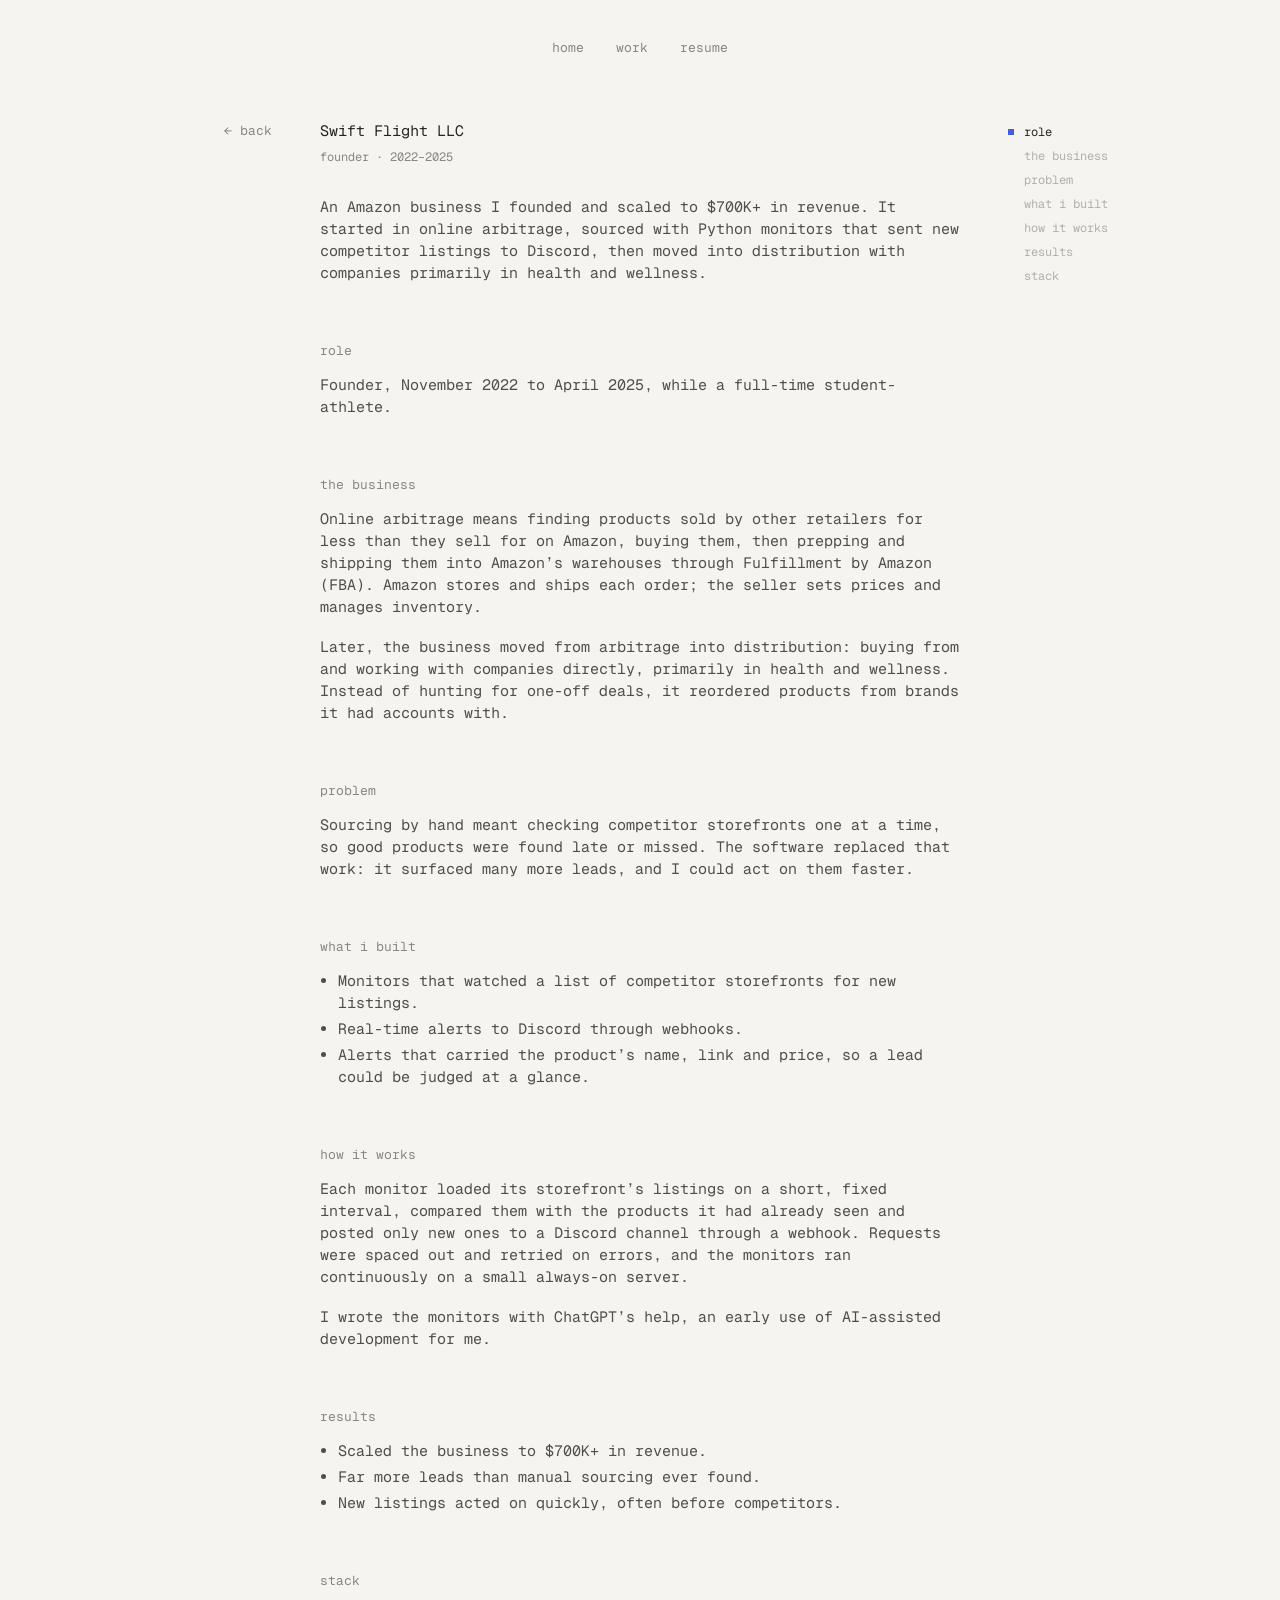
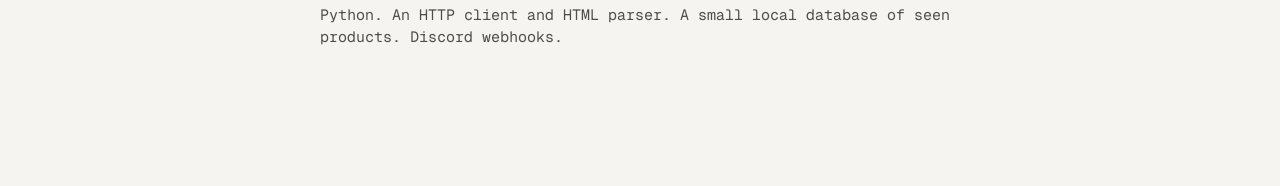
<file: swift-flight.html>
<!doctype html>
<html lang="en" data-accent="blue">
<head>
<meta charset="utf-8">
<meta name="viewport" content="width=device-width, initial-scale=1">
<title>Swift Flight LLC · Carson Turner</title>
<link rel="icon" href="/favicon.png?v=9" type="image/png">
<link rel="apple-touch-icon" href="/apple-touch-icon.png">
<meta name="description" content="An Amazon business I founded and scaled to $700K+ in revenue. It started in online arbitrage, sourced with Python monitors that sent new competitor listings to Discord, then moved into distribution with companies primarily in health and wellness.">
<meta property="og:type" content="website">
<meta property="og:title" content="Swift Flight LLC · Carson Turner">
<meta property="og:description" content="An Amazon business I founded and scaled to $700K+ in revenue. It started in online arbitrage, sourced with Python monitors that sent new competitor listings to Discord, then moved into distribution with companies primarily in health and wellness.">
<meta property="og:url" content="https://carsonturner.me/swift-flight">
<meta property="og:image" content="https://carsonturner.me/img/og.png">
<meta name="twitter:card" content="summary_large_image">
<link rel="preconnect" href="https://fonts.googleapis.com">
<link href="https://fonts.googleapis.com/css2?family=Geist:wght@400;500&family=Geist+Mono:wght@400;500&display=swap" rel="stylesheet">
<link rel="stylesheet" href="style.css">
</head>
<body>
<nav class="nav">
  <a href="/#top">home</a>
  <a href="/#work">work</a>
  <a href="resume.pdf" target="_blank" rel="noopener">resume</a>
</nav>

<div class="cs">
  <a href="/#previously" class="back">← back</a>

  <article>

    <h1>Swift Flight LLC</h1>
    <div class="date">founder · 2022–2025</div>
    <p>An Amazon business I founded and scaled to $700K+ in revenue. It started in online arbitrage, sourced with Python monitors that sent new competitor listings to Discord, then moved into distribution with companies primarily in health and wellness.</p>

    <h2 id="role">role</h2>
    <p>Founder, November 2022 to April 2025, while a full-time student-athlete.</p>

    <h2 id="business">the business</h2>
    <p>Online arbitrage means finding products sold by other retailers for less than they sell for on Amazon, buying them, then prepping and shipping them into Amazon’s warehouses through Fulfillment by Amazon (FBA). Amazon stores and ships each order; the seller sets prices and manages inventory.</p>
    <p>Later, the business moved from arbitrage into distribution: buying from and working with companies directly, primarily in health and wellness. Instead of hunting for one-off deals, it reordered products from brands it had accounts with.</p>

    <h2 id="problem">problem</h2>
    <p>Sourcing by hand meant checking competitor storefronts one at a time, so good products were found late or missed. The software replaced that work: it surfaced many more leads, and I could act on them faster.</p>

    <h2 id="build">what i built</h2>
    <ul>
      <li>Monitors that watched a list of competitor storefronts for new listings.</li>
      <li>Real-time alerts to Discord through webhooks.</li>
      <li>Alerts that carried the product’s name, link and price, so a lead could be judged at a glance.</li>
    </ul>

    <h2 id="how">how it works</h2>
    <p>Each monitor loaded its storefront’s listings on a short, fixed interval, compared them with the products it had already seen and posted only new ones to a Discord channel through a webhook. Requests were spaced out and retried on errors, and the monitors ran continuously on a small always-on server.</p>
    <p>I wrote the monitors with ChatGPT’s help, an early use of AI-assisted development for me.</p>

    <h2 id="results">results</h2>
    <ul>
      <li>Scaled the business to $700K+ in revenue.</li>
      <li>Far more leads than manual sourcing ever found.</li>
      <li>New listings acted on quickly, often before competitors.</li>
    </ul>

    <h2 id="stack">stack</h2>
    <p>Python. An HTTP client and HTML parser. A small local database of seen products. Discord webhooks.</p>
  </article>

  <aside class="toc">
    <a class="t" href="#role">role</a>
    <a class="t" href="#business">the business</a>
    <a class="t" href="#problem">problem</a>
    <a class="t" href="#build">what i built</a>
    <a class="t" href="#how">how it works</a>
    <a class="t" href="#results">results</a>
    <a class="t" href="#stack">stack</a>
  </aside>
</div>

<script>
const toc = [...document.querySelectorAll('.toc a.t')];
const heads = toc.map(a => document.querySelector(a.getAttribute('href')));
// Each section becomes active once its heading scrolls near the top. Headings near the end of a
// short page can never get that far, so they share the last stretch of scrolling evenly instead.
const spy = () => {
  const max = document.documentElement.scrollHeight - innerHeight;
  const at = heads.map(h => h.getBoundingClientRect().top + scrollY - 200);
  const k = at.findIndex(t => t > max);
  if (k > 0) {
    const from = Math.max(0, at[k - 1]), n = at.length - k + 1;
    for (let i = k; i < at.length; i++) at[i] = from + (max - from) * (i - k + 1) / n;
  }
  let cur = 0;
  at.forEach((t, i) => { if (scrollY >= t - 1) cur = i; });
  toc.forEach((a, i) => a.classList.toggle('on', i === cur));
};
addEventListener('scroll', spy, { passive: true });
addEventListener('resize', spy);
spy();
</script>
</body>
</html>
</file>
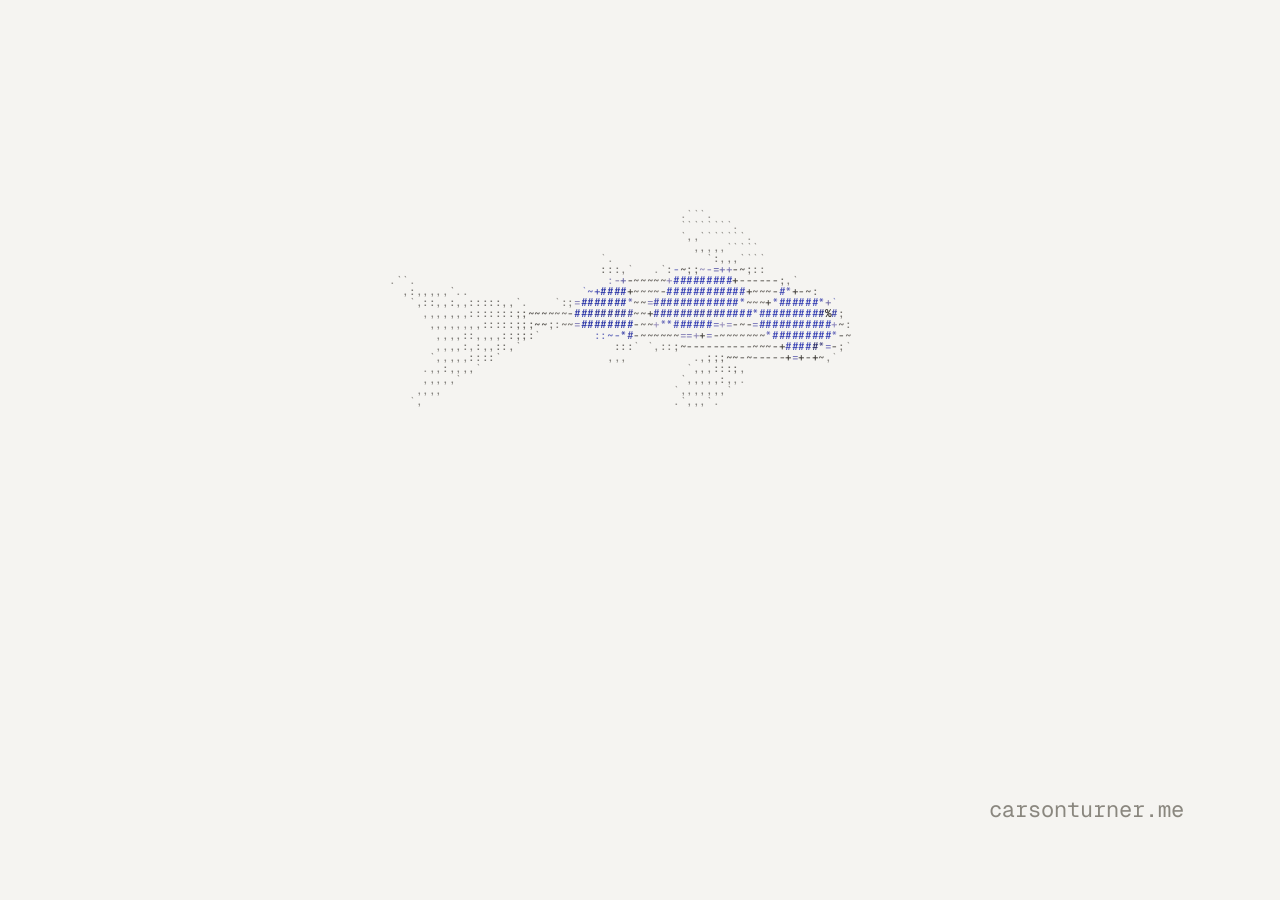
<file: docs/linkedin-header.html>
<!DOCTYPE html>
<!-- Source for img/linkedin-header.png and img/og.png. How to re-render: docs/worklog/2026-11-23-linkedin-header.md -->
<html lang="en" data-accent="blue">
<head>
<meta charset="utf-8">
<link href="https://fonts.googleapis.com/css2?family=Geist:wght@400;500&family=Geist+Mono:wght@400;500&display=swap" rel="stylesheet">
<link rel="stylesheet" href="../style.css">
<style>
  html, body { width: 1200px; height: var(--h, 627px); overflow: hidden; }
  #pond { width: 1200px; height: var(--h, 627px); }
  .url { position: absolute; right: 96px; bottom: 80px; z-index: 2; font: 400 22px/1 'Geist Mono', monospace; color: var(--muted); }
</style>
</head>
<body>
<canvas id="pond"></canvas>
<div class="url">carsonturner.me</div>
<script>
// ?h=630 renders the og:image size
const H = +new URLSearchParams(location.search).get('h') || 627;
document.documentElement.style.setProperty('--h', H + 'px');
Object.defineProperty(window, 'innerWidth', { value: 1200 });
Object.defineProperty(window, 'innerHeight', { value: H });
Object.defineProperty(window, 'devicePixelRatio', { value: 1 });
// seeded so every render paints the same koi markings
let s = 7; Math.random = () => (s = (s * 16807) % 2147483647) / 2147483647;

// lay a fish along a gentle arc: head at (x, y) facing angle a, curving by c rad/px toward the tail
function place(f, x, y, a, c, stroke) {
  f.x = x; f.y = y; f.a = a; f.amp = 0.7; f.stroke = stroke;
  let px = x, py = y, ang = a;
  f.path = [{ x, y }];
  for (let k = 1; k <= 80; k++) { ang += c * f.step; px -= Math.cos(ang) * f.step; py -= Math.sin(ang) * f.step; f.path.push({ x: px, y: py }); }
}
window.__koi = ({ fish, makeFish, draw }) => {
  fish.length = 0;
  const koi = makeFish(0);                            // the kohaku from the site's flock
  koi.scale = 1.55; koi.len = 300 * 1.55; koi.step = koi.len / 80;
  place(koi, 850, 340 + (H - 627) / 2, 0.3, -0.0013, 4.3);
  fish.push(koi);
  draw();
  document.title = 'done';
};
document.fonts.load('500 11px "Geist Mono"').then(() => fetch('../koi.js')).then(r => r.text()).then(src => {
  // run the site's koi code unchanged, except: hand its fish to __koi instead of animating
  const i = src.lastIndexOf('requestAnimationFrame(frame);');
  (0, eval)(src.slice(0, i) + '__koi({ fish, makeFish, draw });' + src.slice(i + 29));
});
</script>
</body>
</html>
</file>
<file: style.css>
:root {
  --bg: #F5F4F1;
  --fg: #262523;
  --muted: #8A877F;
  --faint: #B3B0A8;
  --line: rgba(38, 37, 35, .35);
  --rule: rgba(38, 37, 35, .1);
  --card: #FBFAF8;
  --chip: rgba(38, 37, 35, .07);
  --accent: #4A5BD9;
}
:root[data-accent="orange"] { --accent: #E0582A; }
* { box-sizing: border-box; }
html { scroll-behavior: smooth; }
html, body { margin: 0; }
body {
  background: var(--bg); color: var(--fg);
  font-family: 'Geist Mono', ui-monospace, monospace; font-size: 15px; line-height: 22px;
  -webkit-font-smoothing: antialiased;
}
a { color: inherit; }
::selection { background: var(--accent); color: #fff; }
button { font: inherit; color: inherit; background: none; border: 0; padding: 0; cursor: pointer; }

#pond { position: fixed; inset: 0; width: 100vw; height: 100vh; z-index: 0; transition: opacity .2s linear; }

.nav {
  position: fixed; top: 32px; left: 50%; transform: translateX(-50%);
  display: flex; gap: 32px; align-items: center; z-index: 4; white-space: nowrap;
  font-size: 13px; line-height: 19.5px;
  padding: 6px 14px; border-radius: 8px;
  background: color-mix(in srgb, var(--bg) 70%, transparent);
  backdrop-filter: blur(6px); -webkit-backdrop-filter: blur(6px);
}
.nav a { text-decoration: none; color: var(--muted); transition: color .15s; }
.nav a:hover, .nav a.on { color: var(--fg); }

/* one column, aligned like the pond intro */
.col { position: relative; z-index: 2; width: min(880px, calc(100% - 32px)); margin: 0 auto; }

.hero { position: relative; height: 100vh; min-height: 560px; pointer-events: none; }
.hero .col { position: absolute; left: 50%; transform: translateX(-50%); top: 54vh; }
.hero .col > * { pointer-events: auto; }

.hero h1 { font-size: 15px; font-weight: 400; margin: 0; line-height: 22px; }
.hero p { margin: 0; }
.links { margin-top: 12px !important; color: var(--muted); }
.links a, .links .copy { color: var(--muted); }
.links a:hover, .links .copy:hover { color: var(--fg); }
.ref, .hero a, .copy {
  text-decoration: underline; text-decoration-color: var(--line);
  text-decoration-thickness: 1px; text-underline-offset: 5px;
  transition: text-decoration-color .15s;
}
.ref:hover, .hero a:hover, .copy:hover { text-decoration-color: currentColor; }
.copied { margin-left: 10px; font-size: 11px; color: var(--accent); opacity: 0; transition: opacity .2s; }
.copied.show { opacity: 1; }
.caret { display: inline-block; width: 8px; height: 15px; margin-left: 2px; background: currentColor; vertical-align: -2px; animation: blink 1s steps(1) infinite; }
@keyframes blink { 50% { opacity: 0; } }
.down {
  position: absolute; left: 50%; bottom: 28px; transform: translateX(-50%);
  color: var(--muted); text-decoration: none; font-size: 13px; pointer-events: auto;
  animation: nudge 2.4s ease-in-out infinite;
}
@keyframes nudge { 50% { transform: translate(-50%, 4px); } }

/* ---------- sections ---------- */
main.col { padding-bottom: 48px; }
section { padding-top: 96px; scroll-margin-top: 40px; }
section h2 { font-size: 13px; font-weight: 400; color: var(--muted); margin: 0 0 14px; }
section h2 i { font-style: normal; color: var(--accent); margin-right: 12px; }
.row {
  display: grid; grid-template-columns: minmax(0, 1fr) minmax(0, 1.3fr) 96px; gap: 24px; align-items: baseline;
  padding: 14px 0; border-top: 1px solid var(--rule); text-decoration: none;
  background: color-mix(in srgb, var(--bg) 55%, transparent);
  transition: color .15s;
}
.row:last-child { border-bottom: 1px solid var(--rule); }
.row .name { color: var(--fg); }
.row .desc { color: var(--muted); }
.row .meta { color: var(--faint); font-size: 12px; text-align: right; }
a.row:hover .name { text-decoration: underline; text-decoration-color: var(--line); text-underline-offset: 5px; }
a.row:hover .name::after { content: ' →'; color: var(--muted); }
.chip { font-style: normal; font-size: 10.5px; background: var(--chip); color: var(--muted); padding: 1px 7px; border-radius: 5px; margin-left: 6px; vertical-align: 1px; }

.foot { display: flex; justify-content: space-between; flex-wrap: wrap; gap: 12px; margin-top: 120px; font-size: 12px; color: var(--muted); }
.foot-r { display: flex; gap: 20px; }
.foot a { text-decoration: none; }
.foot a:hover { color: var(--fg); }

/* ---------- popover ---------- */
.pop {
  position: absolute; z-index: 5; width: 330px;
  background: var(--card); border: 1px solid var(--rule); border-radius: 8px;
  box-shadow: 0 8px 30px rgba(0,0,0,.07);
  padding: 14px 14px 10px; font-size: 12px; line-height: 18px;
}
.pop[hidden] { display: none; }
.pop-top { display: flex; justify-content: space-between; color: var(--muted); margin-bottom: 12px; }
.pop-co { display: flex; align-items: center; gap: 8px; color: var(--fg); }
.pop-logo { width: 12px; height: 12px; border-radius: 3px; display: inline-block; }
.pop-role { font-weight: 500; margin-bottom: 4px; }
.pop-desc { color: var(--muted); }
.pop-name { color: inherit; text-decoration: none; }
.pop-name[href]:hover { text-decoration: underline; }
.pop-body { display: block; color: inherit; text-decoration: none; }
.pop-body:hover .pop-role { text-decoration: underline; }

/* ---------- case study ---------- */
.cs { position: relative; z-index: 2; display: grid; grid-template-columns: 1fr minmax(0, 640px) 1fr; column-gap: 48px; padding: 120px 16px 120px; }
.cs .back { position: sticky; top: 120px; align-self: start; justify-self: end; color: var(--muted); text-decoration: none; font-size: 13px; }
.cs .back:hover { color: var(--fg); }
.cs article h1 { font-size: 15px; font-weight: 400; margin: 0; }
.cs .date { font-size: 12px; color: var(--muted); margin: 4px 0 28px; }
.cs article p, .cs ul { color: color-mix(in srgb, var(--fg) 80%, var(--bg)); margin: 0 0 18px; }
.cs ul { padding-left: 18px; }
.cs li { margin-bottom: 4px; }
.cs article h2 { font-size: 13px; font-weight: 400; color: var(--muted); margin: 56px 0 12px; scroll-margin-top: 110px; }
.shot-img { margin: 28px 0; }
.shot-img img { display: block; width: 100%; height: auto; border-radius: 6px; border: 1px solid var(--rule); }
.shot-img figcaption { font-size: 12px; color: var(--muted); margin-top: 8px; }
.shot { aspect-ratio: 16 / 9; background: var(--chip); border-radius: 4px; display: grid; place-items: center; color: var(--muted); font-size: 11px; margin: 28px 0; }
.toc { position: sticky; top: 120px; align-self: start; font-size: 12px; line-height: 18px; }
.toc .visit { display: block; color: var(--fg); text-decoration: none; margin-bottom: 18px; }
.toc .visit:hover { color: var(--accent); }
.toc a.t { position: relative; display: block; padding: 3px 0 3px 16px; color: var(--faint); text-decoration: none; transition: color .15s; }
.toc a.t:hover { color: var(--muted); }
.toc a.t.on { color: var(--fg); }
.toc a.t.on::before { content: ''; position: absolute; left: 0; top: 9px; width: 6px; height: 6px; background: var(--accent); }

@media (max-width: 720px) {
  .nav { gap: 18px; top: 16px; }
  .hero .col { top: auto; bottom: 84px; }
  .down { bottom: 40px; }
  .row { grid-template-columns: 1fr auto; gap: 4px 16px; }
  .row .desc { grid-column: 1 / -1; grid-row: 2; }
  .cs { grid-template-columns: 1fr; padding-top: 80px; }
  .cs .back { position: static; justify-self: start; margin-bottom: 24px; }
  /* phones: drop the section list but keep the visit link, just above the write-up */
  .cs .back { order: -2; }
  .toc { position: static; order: -1; margin-bottom: 4px; }
  .toc a.t { display: none; }
}
</file>
